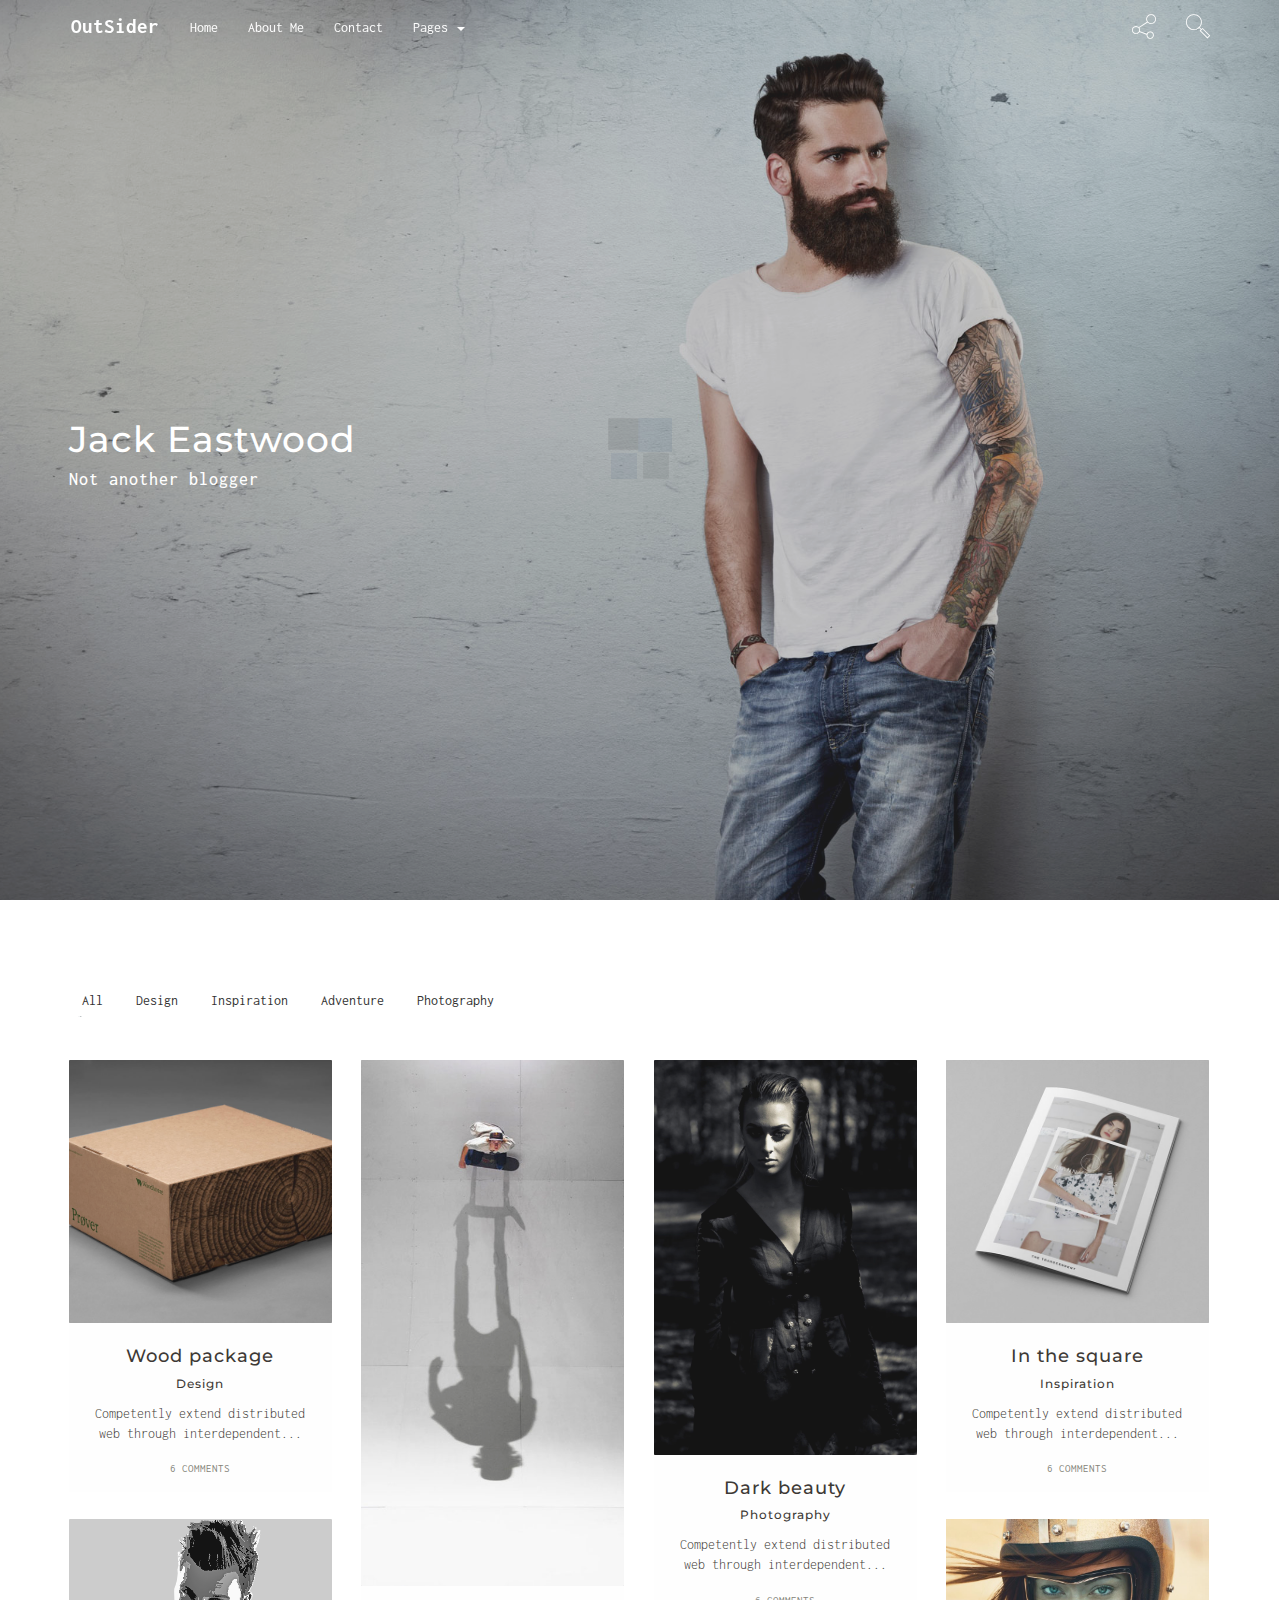
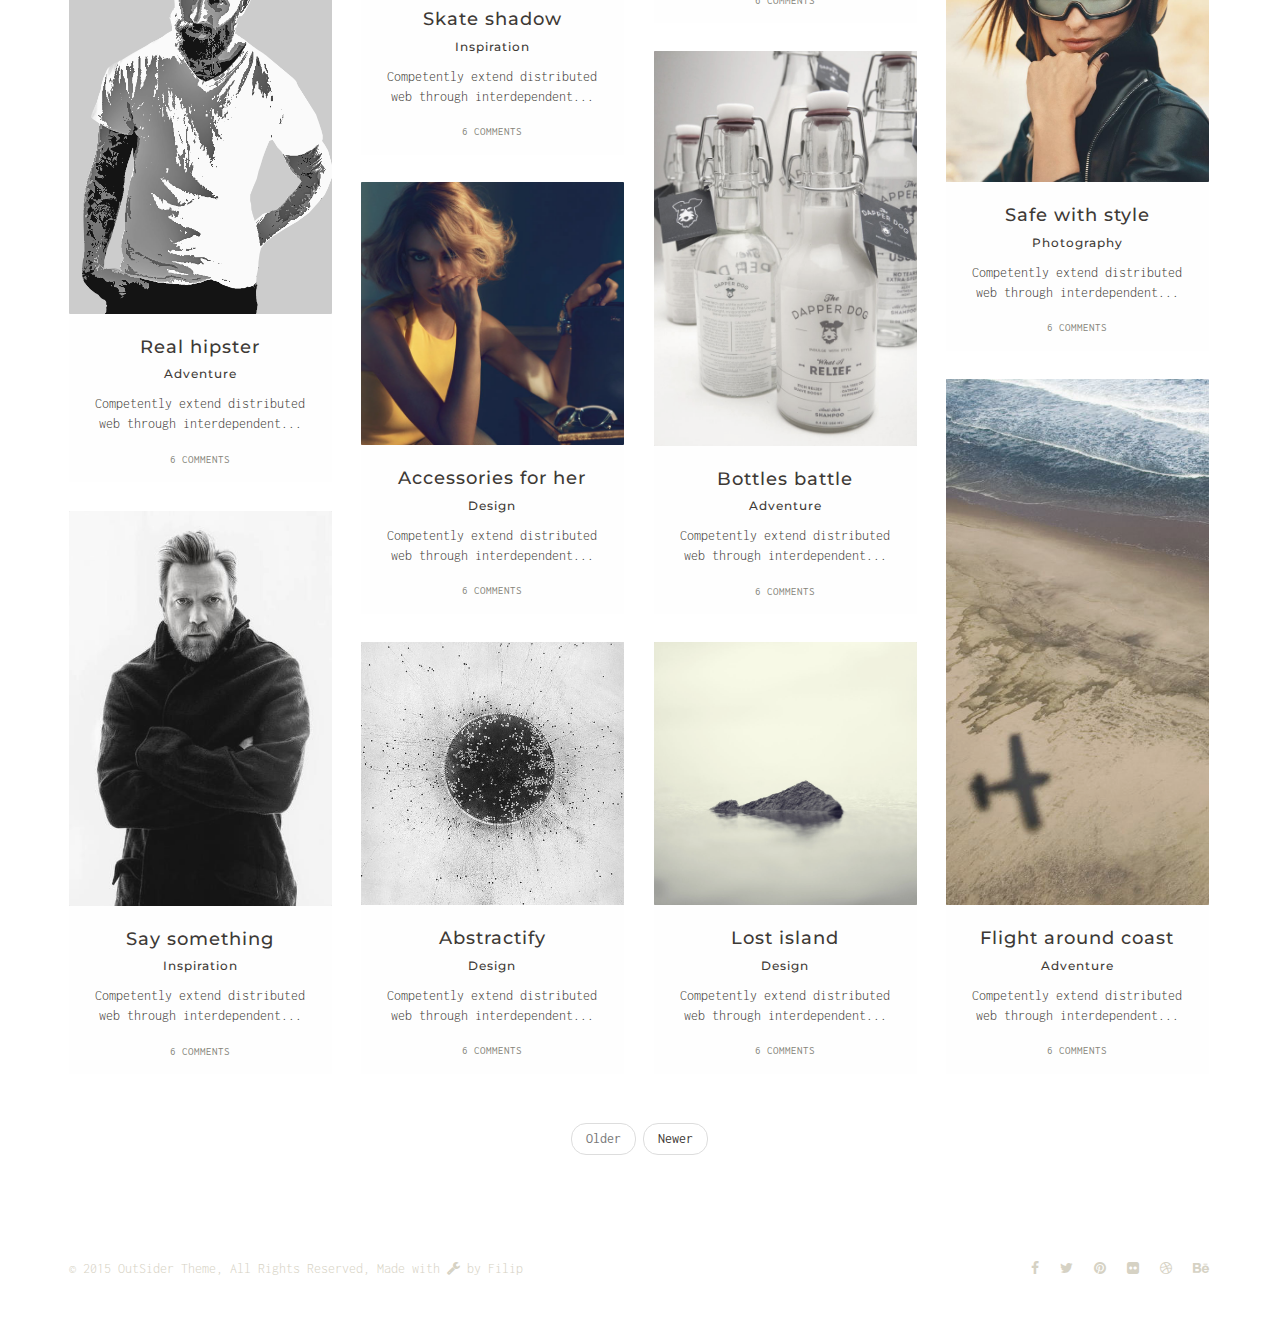
<file: index.html>
<!DOCTYPE html>
<html class="no-js">
    <head>
        <meta charset="utf-8">
        <title>OutSider</title>
        <meta name="description" content="HTML5 Personal Blog Magazine Style Template">
        <meta name="viewport" content="width=device-width, initial-scale=1">
        <meta name="author" content="Filip Greksa">

        <!-- FONTS -->
        <link rel="stylesheet" href="css/font-awesome.min.css">
        <link rel="stylesheet" href="css/linea-icomoon.css">
        <link href='http://fonts.googleapis.com/css?family=Montserrat:400,700' rel='stylesheet' type='text/css'>
        <link href='http://fonts.googleapis.com/css?family=Inconsolata:400,700' rel='stylesheet' type='text/css'>
        
        <!-- CSS -->
        <link rel="stylesheet" href="css/bootstrap.min.css">
        <link rel="stylesheet" href="css/main.css">

        <link rel="stylesheet" href="css/slick.css">
        <link rel="stylesheet" href="css/magnific-popup.css">

        <!-- Favicon -->
        <link rel="apple-touch-icon" href="img/apple-touch-icon.png">
        <link rel="icon" type="image/png" href="favicon.png">

        <script src="js/vendor/modernizr.js"></script>

    </head>
    <body>

        <!-- Preloader -->
        <div class="preloader flex flex-middle">
            <img src="img/svg/cube.svg" class="preloader-cubes" alt="Loading..." />
        </div>

        <!-- Navbar -->
        <nav class="navbar navbar-default navbar-fixed-top is-transparent" role="navigation">
            <div class="container">
                <!-- Brand and toggle get grouped for better mobile display -->
                <div class="navbar-header">
                    <button type="button" class="navbar-toggle collapsed" data-toggle="collapse" data-target="#bs-example-navbar-collapse-1">
                        <span class="sr-only">Toggle navigation</span>
                        <span class="icon-bar"></span>
                        <span class="icon-bar"></span>
                        <span class="icon-bar"></span>
                    </button>
                    <a class="navbar-brand" href="index.html">OutSider</a>
                </div>
                <!-- Collect the nav links, forms, and other content for toggling -->
                <div class="collapse navbar-collapse" id="bs-example-navbar-collapse-1">
                    <ul class="nav navbar-nav" role="menubar">
                        <li role="menuitem"><a href="index.html">Home</a></li>
                        <li role="menuitem"><a href="about.html">About Me</a></li>
                        <li role="menuitem"><a href="contact.html">Contact</a></li>
                        <li class="dropdown" role="menuitem">
                            <a href="#" class="dropdown-toggle" data-toggle="dropdown" role="button" aria-expanded="false">Pages <span class="caret"></span></a>
                            <ul class="dropdown-menu" role="menu">
                                <li role="menuitem"><a href="post-leftsidebar.html">Left Sidebar</a></li>
                                <li role="menuitem"><a href="post-rightsidebar.html">Right Sidebar</a></li>
                                <li role="menuitem"><a href="post-centered.html">Centered Post</a></li>
                                <li role="menuitem"><a href="404.html">Page 404</a></li>
                                <li role="menuitem"><a href="comingsoon.html">Coming Soon</a></li>
                                <li role="menuitem"><a href="shortcodes.html">Shortcodes</a></li>
                            </ul>
                        </li>
                    </ul>
                    <ul class="nav navbar-nav navbar-right">
                        <li>
                            <a href="#share-popup" class="iconized open-popup-link" data-toggle="tooltip" data-placement="bottom" title="Share"><i class="icon icon-share"></i></a>
                            <!-- Popup Content -->
                            <div id="share-popup" class="full-popup mfp-hide">
                                <article class="share">
                                    <h3 class="snserif">Share this page</h3>
                                    <ul class="social-list">
                                        <li><a href="#" class="fa fa-facebook"></a></li>
                                        <li><a href="#" class="fa fa-twitter"></a></li>
                                        <li><a href="#" class="fa fa-pinterest"></a></li>
                                        <li><a href="#" class="fa fa-google-plus"></a></li>
                                        <li><a href="#" class="fa fa-tumblr"></a></li>
                                        <li><a href="#" class="fa fa-linkedin"></a></li>
                                    </ul>
                                </article>
                            </div>
                        </li>
                        <li>
                            <a href="#search-popup" class="iconized open-popup-link" data-toggle="tooltip" data-placement="bottom" title="Search"><i class="icon icon-magnifier"></i></a>
                            <!-- Popup Content -->
                            <div id="search-popup" class="full-popup mfp-hide">
                                <article class="search">
                                    <div class="container">
                                        <div class="row">
                                            <h3 class="snserif">Search</h3>
                                            <div class="input-group col-md-4 col-md-offset-4">
                                                <input type="text" class="form-control" placeholder="Type and press enter to search">
                                            </div>
                                        </div>
                                    </div>
                                </article>
                            </div>
                        </li>
                    </ul>
                </div><!-- /.navbar-collapse -->
            </div><!-- /.container-fluid -->
        </nav>

        <!-- Header -->
        <header class="header hero flex flex-middle" role="banner">
            <div class="container">
                <div class="row">
                    <div class="col-xs-12 col-md-6">
                        <h1>Jack Eastwood</h1>
                        <h4 class="snserif">Not another blogger</h4>
                    </div>
                </div>
            </div>
        </header>

        <!-- Content -->
        <main class="main" role="main">
            <div class="container">
                <div class="row">
                    <div class="col-md-12">
                        <!-- Filter -->
                        <ul id="filter" class="filter">
                            <li><a data-filter="*" class="btn btn-filter" role="button" data-text="All">All</a></li>
                            <li><a data-filter=".design" class="btn btn-filter" role="button" data-text="Design">Design</a></li>
                            <li><a data-filter=".inspiration" class="btn btn-filter" role="button" data-text="Inspiration">Inspiration</a></li>
                            <li><a data-filter=".adventure" class="btn btn-filter" role="button" data-text="Adventure">Adventure</a></li>
                            <li><a data-filter=".photography" class="btn btn-filter" role="button" data-text="Photography">Photography</a></li>
                        </ul>
                    </div>
                </div>
                <!-- Masonry -->
                <section class="masonry">
                    <div class="grid-sizer"></div>
                    <div class="gutter-sizer"></div>
                    <div class="item design" data-category="design">
                        <article class="post">
                            <figure class="figure square">
                                <div class="img-trigger">
                                    <img src="img/package1.jpg" alt="img" />
                                </div>
                                <a href="post-centered.html" class="overlay-link"></a>
                            </figure>
                            <section class="post-content">
                                <h4 class="post-title"><a href="post-centered.html">Wood package</a></h4>
                                <h6 class="category">Design</h6>
                                <p>Competently extend distributed web through interdependent...</p>
                                <span class="meta comments">6 Comments</span>
                            </section>
                        </article>
                    </div>
                    <div class="item inspiration" data-category="inspiration">
                        <article class="post">
                            <figure class="figure rectangle-big">
                                <div class="img-trigger">
                                    <img src="img/skater1.jpg" alt="img" />
                                </div>
                                <a href="post-centered.html" class="overlay-link"></a>
                            </figure>
                            <section class="post-content">
                                <h4 class="post-title"><a href="post-centered.html">Skate shadow</a></h4>
                                <h6 class="category">Inspiration</h6>
                                <p>Competently extend distributed web through interdependent...</p>
                                <span class="meta comments">6 Comments</span>
                            </section>
                        </article>
                    </div>
                    <div class="item photography" data-category="photography">
                        <article class="post">
                            <figure class="figure rectangle">
                                <div class="img-trigger">
                                    <img src="img/woman1.jpg" alt="img" />
                                </div>
                                <a href="post-centered.html" class="overlay-link"></a>
                            </figure>
                            <section class="post-content">
                                <h4 class="post-title"><a href="post-centered.html">Dark beauty</a></h4>
                                <h6 class="category">Photography</h6>
                                <p>Competently extend distributed web through interdependent...</p>
                                <span class="meta comments">6 Comments</span>
                            </section>
                        </article>
                    </div>
                    <div class="item inspiration" data-category="inspiration">
                        <article class="post">
                            <figure class="figure square">
                                <div class="img-trigger">
                                    <img src="img/mgzn1.jpg" alt="img" />
                                </div>
                                <a href="post-centered.html" class="overlay-link"></a>
                            </figure>
                            <section class="post-content">
                                <h4 class="post-title"><a href="post-centered.html">In the square</a></h4>
                                <h6 class="category">Inspiration</h6>
                                <p>Competently extend distributed web through interdependent...</p>
                                <span class="meta comments">6 Comments</span>
                            </section>
                        </article>
                    </div>
                    <div class="item adventure" data-category="adventure">
                        <article class="post">
                            <figure class="figure rectangle">
                                <div class="img-trigger">
                                    <img src="img/rems.png" alt="img" />
                                </div>
                                <a href="post-centered.html" class="overlay-link"></a>
                            </figure>
                            <section class="post-content">
                                <h4 class="post-title"><a href="post-centered.html">Real hipster</a></h4>
                                <h6 class="category">Adventure</h6>
                                <p>Competently extend distributed web through interdependent...</p>
                                <span class="meta comments">6 Comments</span>
                            </section>
                        </article>
                    </div>
                    <div class="item photography" data-category="photography">
                        <article class="post">
                            <figure class="figure square">
                                <div class="img-trigger">
                                    <img src="img/girlhelmet1opt.jpg" alt="img" />
                                </div>
                                <a href="post-centered.html" class="overlay-link"></a>
                            </figure>
                            <section class="post-content">
                                <h4 class="post-title"><a href="post-centered.html">Safe with style</a></h4>
                                <h6 class="category">Photography</h6>
                                <p>Competently extend distributed web through interdependent...</p>
                                <span class="meta comments">6 Comments</span>
                            </section>
                        </article>
                    </div>
                    <div class="item adventure" data-category="adventure">
                        <article class="post">
                            <figure class="figure rectangle">
                                <div class="img-trigger">
                                    <img src="img/bottles1.jpg" alt="img" />
                                </div>
                                <a href="post-centered.html" class="overlay-link"></a>
                            </figure>
                            <section class="post-content">
                                <h4 class="post-title"><a href="post-centered.html">Bottles battle</a></h4>
                                <h6 class="category">Adventure</h6>
                                <p>Competently extend distributed web through interdependent...</p>
                                <span class="meta comments">6 Comments</span>
                            </section>
                        </article>
                    </div>
                    <div class="item design" data-category="design">
                        <article class="post">
                            <figure class="figure square">
                                <div class="img-trigger">
                                    <img src="img/womanyellow1.jpg" alt="img" />
                                </div>
                                <a href="post-centered.html" class="overlay-link"></a>
                            </figure>
                            <section class="post-content">
                                <h4 class="post-title"><a href="post-centered.html">Accessories for her</a></h4>
                                <h6 class="category">Design</h6>
                                <p>Competently extend distributed web through interdependent...</p>
                                <span class="meta comments">6 Comments</span>
                            </section>
                        </article>
                    </div>
                    <div class="item adventure" data-category="adventure">
                        <article class="post">
                            <figure class="figure rectangle-big">
                                <div class="img-trigger">
                                    <img src="img/airplanebeach1.jpg" alt="img" />
                                </div>
                                <a href="post-centered.html" class="overlay-link"></a>
                            </figure>
                            <section class="post-content">
                                <h4 class="post-title"><a href="post-centered.html">Flight around coast</a></h4>
                                <h6 class="category">Adventure</h6>
                                <p>Competently extend distributed web through interdependent...</p>
                                <span class="meta comments">6 Comments</span>
                            </section>
                        </article>
                    </div>
                    <div class="item inspiration" data-category="inspiration">
                        <article class="post">
                            <figure class="figure rectangle">
                                <div class="img-trigger">
                                    <img src="img/manb.jpg" alt="img" />
                                </div>
                                <a href="post-centered.html" class="overlay-link"></a>
                            </figure>
                            <section class="post-content">
                                <h4 class="post-title"><a href="post-centered.html">Say something</a></h4>
                                <h6 class="category">Inspiration</h6>
                                <p>Competently extend distributed web through interdependent...</p>
                                <span class="meta comments">6 Comments</span>
                            </section>
                        </article>
                    </div>
                    <div class="item design" data-category="design">
                        <article class="post">
                            <figure class="figure square">
                                <div class="img-trigger">
                                    <img src="img/abstract1.jpg" alt="img" />
                                </div>
                                <a href="post-centered.html" class="overlay-link"></a>
                            </figure>
                            <section class="post-content">
                                <h4 class="post-title"><a href="post-centered.html">Abstractify</a></h4>
                                <h6 class="category">Design</h6>
                                <p>Competently extend distributed web through interdependent...</p>
                                <span class="meta comments">6 Comments</span>
                            </section>
                        </article>
                    </div>
                    <div class="item design" data-category="design">
                        <article class="post">
                            <figure class="figure square">
                                <div class="img-trigger">
                                    <img src="img/water1.jpg" alt="img" />
                                </div>
                                <a href="post-centered.html" class="overlay-link"></a>
                            </figure>
                            <section class="post-content">
                                <h4 class="post-title"><a href="post-centered.html">Lost island</a></h4>
                                <h6 class="category">Design</h6>
                                <p>Competently extend distributed web through interdependent...</p>
                                <span class="meta comments">6 Comments</span>
                            </section>
                        </article>
                    </div>
                </section><!-- /.masonry -->
                <!-- Pagination -->
                <nav class="content-nav">
                    <ul class="pager">
                        <li class="disabled"><a href="page2.html">Older</a></li>
                        <li><a href="page2.html">Newer</a></li>
                    </ul>
                </nav>
            </div>
            <!-- Scroll top icon-square_up-->
            <a class="scroll-top icon icon-arrow-up"></a>
        </main>

        <!-- Footer -->
        <footer class="footer" role="contentinfo">
            <div class="container">
                <div class="row">
                    <div class="col-xs-12 col-md-6">
                        <p>&copy; 2015 OutSider Theme, All Rights Reserved, Made with <i class="fa fa-wrench"></i> by <a href="http://filiponline.tk/" target="_blank">Filip</a></p>
                    </div>
                    <div class="col-xs-12 col-md-6">
                        <ul class="social-list">
                            <li><a href="#" class="fa fa-facebook"></a></li>
                            <li><a href="#" class="fa fa-twitter"></a></li>
                            <li><a href="#" class="fa fa-pinterest"></a></li>
                            <li><a href="#" class="fa fa-flickr"></a></li>
                            <li><a href="#" class="fa fa-dribbble"></a></li>
                            <li><a href="#" class="fa fa-behance"></a></li>
                        </ul>
                    </div>
                </div>
            </div>
        </footer>
        
        <!-- Scripts
  –––––––––––––––––––––––––––––––––––––––––––––––––– -->
        <script src="https://ajax.googleapis.com/ajax/libs/jquery/1.11.3/jquery.min.js"></script>
        <script>window.jQuery || document.write('<script src="js/vendor/jquery-1.11.3.min.js"><\/script>')</script>
        <script src="js/bootstrap.min.js"></script>
        
        <script src="js/vendor/jquery.appear.js"></script>
        <script src="js/vendor/imagesloaded.pkgd.min.js"></script>
        <script src="js/vendor/isotope.pkgd.min.js"></script>
        <script src="js/vendor/jquery.infinitescroll.min.js"></script>
        <script src="js/vendor/slick.min.js"></script>
        <script src="js/vendor/jquery.tweet.min.js"></script>
        <script src="js/vendor/jquery.magnific-popup.min.js"></script>

        <script src="js/main.js"></script>
    
    </body>
</html>
</file>
<file: css/linea-icomoon.css>
@font-face {
	font-family: 'icomoon';
	src:url('../fonts/icomoon.eot');
	src:url('../fonts/icomoon.eot?#iefix-6cxerc') format('embedded-opentype'),
		url('../fonts/icomoon.woff') format('woff'),
		url('../fonts/icomoon.ttf') format('truetype'),
		url('../fonts/icomoon.svg#icomoon') format('svg');
	font-weight: normal;
	font-style: normal;
}
.icon {
    display: inline-block;
    font: normal normal normal 14px/1 icomoon;
    font-size: 24px;
    text-rendering: auto;
    -webkit-font-smoothing: antialiased;
    -moz-osx-font-smoothing: grayscale;
}
[class^="icon-"], [class*=" icon-"] {
	font-family: 'icomoon';
	speak: none;
	font-style: normal;
	font-weight: normal;
	font-variant: normal;
	text-transform: none;
	line-height: 1;

	/* Better Font Rendering =========== */
	-webkit-font-smoothing: antialiased;
	-moz-osx-font-smoothing: grayscale;
}

.icon-aquarius:before {
	content: "\e600";
}

.icon-aries:before {
	content: "\e601";
}

.icon-cancer:before {
	content: "\e602";
}

.icon-capricorn:before {
	content: "\e603";
}

.icon-cloud:before {
	content: "\e604";
}

.icon-cloud-drop:before {
	content: "\e605";
}

.icon-cloud-lightning:before {
	content: "\e606";
}

.icon-cloud-snowflake:before {
	content: "\e607";
}

.icon-downpour-fullmoon:before {
	content: "\e608";
}

.icon-downpour-halfmoon:before {
	content: "\e609";
}

.icon-downpour-sun:before {
	content: "\e60a";
}

.icon-drop:before {
	content: "\e60b";
}

.icon-first-quarter:before {
	content: "\e60c";
}

.icon-fog:before {
	content: "\e60d";
}

.icon-fog-fullmoon:before {
	content: "\e60e";
}

.icon-fog-halfmoon:before {
	content: "\e60f";
}

.icon-fog-sun:before {
	content: "\e610";
}

.icon-fullmoon:before {
	content: "\e611";
}

.icon-gemini:before {
	content: "\e612";
}

.icon-hail:before {
	content: "\e613";
}

.icon-hail-fullmoon:before {
	content: "\e614";
}

.icon-hail-halfmoon:before {
	content: "\e615";
}

.icon-hail-sun:before {
	content: "\e616";
}

.icon-last-quarter:before {
	content: "\e617";
}

.icon-weather-leo:before {
	content: "\e618";
}

.icon-libra:before {
	content: "\e619";
}

.icon-lightning:before {
	content: "\e61a";
}

.icon-mistyrain:before {
	content: "\e61b";
}

.icon-mistyrain-fullmoon:before {
	content: "\e61c";
}

.icon-mistyrain-halfmoon:before {
	content: "\e61d";
}

.icon-mistyrain-sun:before {
	content: "\e61e";
}

.icon-moon:before {
	content: "\e61f";
}

.icon-moondown-full:before {
	content: "\e620";
}

.icon-moondown-half:before {
	content: "\e621";
}

.icon-moonset-full:before {
	content: "\e622";
}

.icon-moonset-half:before {
	content: "\e623";
}

.icon-move-2:before {
	content: "\e624";
}

.icon-newmoon:before {
	content: "\e625";
}

.icon-pisces:before {
	content: "\e626";
}

.icon-rain:before {
	content: "\e627";
}

.icon-rain-fullmoon:before {
	content: "\e628";
}

.icon-rain-halfmoon:before {
	content: "\e629";
}

.icon-rain-sun:before {
	content: "\e62a";
}

.icon-sagittarius:before {
	content: "\e62b";
}

.icon-scorpio:before {
	content: "\e62c";
}

.icon-snow:before {
	content: "\e62d";
}

.icon-snow-fullmoon:before {
	content: "\e62e";
}

.icon-snow-halfmoon:before {
	content: "\e62f";
}

.icon-snow-sun:before {
	content: "\e630";
}

.icon-snowflake:before {
	content: "\e631";
}

.icon-star:before {
	content: "\e632";
}

.icon-storm-fullmoon:before {
	content: "\e633";
}

.icon-storm-halfmoon:before {
	content: "\e634";
}

.icon-storm-sun:before {
	content: "\e635";
}

.icon-storm-11:before {
	content: "\e636";
}

.icon-storm-32:before {
	content: "\e637";
}

.icon-sun:before {
	content: "\e638";
}

.icon-sundown:before {
	content: "\e639";
}

.icon-sunset:before {
	content: "\e63a";
}

.icon-taurus:before {
	content: "\e63b";
}

.icon-tempest:before {
	content: "\e63c";
}

.icon-tempest-fullmoon:before {
	content: "\e63d";
}

.icon-tempest-halfmoon:before {
	content: "\e63e";
}

.icon-tempest-sun:before {
	content: "\e63f";
}

.icon-variablefullmoon:before {
	content: "\e640";
}

.icon-variable-halfmoon:before {
	content: "\e641";
}

.icon-variable-sun:before {
	content: "\e642";
}

.icon-virgo:before {
	content: "\e643";
}

.icon-waning-cresent:before {
	content: "\e644";
}

.icon-waning-gibbous:before {
	content: "\e645";
}

.icon-waxing-cresent:before {
	content: "\e646";
}

.icon-waxing-gibbous:before {
	content: "\e647";
}

.icon-wind:before {
	content: "\e648";
}

.icon-wind-E:before {
	content: "\e649";
}

.icon-wind-fullmoon:before {
	content: "\e64a";
}

.icon-wind-halfmoon:before {
	content: "\e64b";
}

.icon-wind-N:before {
	content: "\e64c";
}

.icon-wind-NE:before {
	content: "\e64d";
}

.icon-wind-NW:before {
	content: "\e64e";
}

.icon-wind-S:before {
	content: "\e64f";
}

.icon-wind-SE:before {
	content: "\e650";
}

.icon-wind-sun:before {
	content: "\e651";
}

.icon-wind-SW:before {
	content: "\e652";
}

.icon-wind-W:before {
	content: "\e653";
}

.icon-windgust:before {
	content: "\e654";
}

.icon-add-vectorpoint:before {
	content: "\e655";
}

.icon-box-oval:before {
	content: "\e656";
}

.icon-box-polygon:before {
	content: "\e657";
}

.icon-box-rectangle:before {
	content: "\e658";
}

.icon-box-roundedrectangle:before {
	content: "\e659";
}

.icon-crop:before {
	content: "\e65a";
}

.icon-eyedropper:before {
	content: "\e65b";
}

.icon-font-allcaps:before {
	content: "\e65c";
}

.icon-font-baseline-shift:before {
	content: "\e65d";
}

.icon-font-horizontal-scale:before {
	content: "\e65e";
}

.icon-font-kerning:before {
	content: "\e65f";
}

.icon-leading:before {
	content: "\e660";
}

.icon-font-size:before {
	content: "\e661";
}

.icon-font-smallcapital:before {
	content: "\e662";
}

.icon-font-smallcaps:before {
	content: "\e663";
}

.icon-font-strikethrough:before {
	content: "\e664";
}

.icon-font-tracking:before {
	content: "\e665";
}

.icon-font-underline:before {
	content: "\e666";
}

.icon-font-vertical-scale:before {
	content: "\e667";
}

.icon-horizontal-align-center:before {
	content: "\e668";
}

.icon-horizontal-align-right:before {
	content: "\e669";
}

.icon-horizontal-distribute-center:before {
	content: "\e66a";
}

.icon-horizontal-distribute-left:before {
	content: "\e66b";
}

.icon-horizontal-distribute-right:before {
	content: "\e66c";
}

.icon-character:before {
	content: "\e66d";
}

.icon-indent-firstline:before {
	content: "\e66e";
}

.icon-indent-left:before {
	content: "\e66f";
}

.icon-indent-right:before {
	content: "\e670";
}

.icon-lasso:before {
	content: "\e671";
}

.icon-layers-1:before {
	content: "\e672";
}

.icon-layers-2:before {
	content: "\e673";
}

.icon-layout:before {
	content: "\e674";
}

.icon-layout-2columns:before {
	content: "\e675";
}

.icon-layout-3columns:before {
	content: "\e676";
}

.icon-layout-4boxes:before {
	content: "\e677";
}

.icon-layout-4columns:before {
	content: "\e678";
}

.icon-layout-4lines:before {
	content: "\e679";
}

.icon-layout-header:before {
	content: "\e67a";
}

.icon-layout-header-2columns:before {
	content: "\e67b";
}

.icon-layout-header-3columns:before {
	content: "\e67c";
}

.icon-layout-header-4boxes:before {
	content: "\e67d";
}

.icon-layout-header-4columns:before {
	content: "\e67e";
}

.icon-layout-header-complex:before {
	content: "\e67f";
}

.icon-layout-header-complex2:before {
	content: "\e680";
}

.icon-layout-header-complex3:before {
	content: "\e681";
}

.icon-layout-header-complex4:before {
	content: "\e682";
}

.icon-layout-header-sideleft:before {
	content: "\e683";
}

.icon-layout-header-sideright:before {
	content: "\e684";
}

.icon-layout-sidebar-left:before {
	content: "\e685";
}

.icon-layout-sidebar-right:before {
	content: "\e686";
}

.icon-layout-8boxes:before {
	content: "\e687";
}

.icon-magnete:before {
	content: "\e688";
}

.icon-pages:before {
	content: "\e689";
}

.icon-paintbrush:before {
	content: "\e68a";
}

.icon-paintbucket:before {
	content: "\e68b";
}

.icon-paintroller:before {
	content: "\e68c";
}

.icon-paragraph:before {
	content: "\e68d";
}

.icon-paragraph-align-left:before {
	content: "\e68e";
}

.icon-paragraph-align-right:before {
	content: "\e68f";
}

.icon-paragraph-center:before {
	content: "\e690";
}

.icon-paragraph-justify-ll:before {
	content: "\e691";
}

.icon-paragraph-justify-center:before {
	content: "\e692";
}

.icon-paragraph-justify-left:before {
	content: "\e693";
}

.icon-paragraph-justify-right:before {
	content: "\e694";
}

.icon-paragraph-space-after:before {
	content: "\e695";
}

.icon-paragraph-space-before:before {
	content: "\e696";
}

.icon-pathfinder-exclude:before {
	content: "\e697";
}

.icon-pathfinder-intersect:before {
	content: "\e698";
}

.icon-pathfinder-subtract:before {
	content: "\e699";
}

.icon-pathfinder-unite:before {
	content: "\e69a";
}

.icon-pen:before {
	content: "\e69b";
}

.icon-pen-add:before {
	content: "\e69c";
}

.icon-pen-remove:before {
	content: "\e69d";
}

.icon-pencil:before {
	content: "\e69e";
}

.icon-polygonallasso:before {
	content: "\e69f";
}

.icon-reflect-horizontal:before {
	content: "\e6a0";
}

.icon-reflect-vertical:before {
	content: "\e6a1";
}

.icon-remove-vectorpoint:before {
	content: "\e6a2";
}

.icon-scale-expand:before {
	content: "\e6a3";
}

.icon-scale-reduce:before {
	content: "\e6a4";
}

.icon-selection-oval:before {
	content: "\e6a5";
}

.icon-selection-polygon:before {
	content: "\e6a6";
}

.icon-selection-rectangle:before {
	content: "\e6a7";
}

.icon-selection-roundedrectangle:before {
	content: "\e6a8";
}

.icon-shape-oval:before {
	content: "\e6a9";
}

.icon-shape-polygon:before {
	content: "\e6aa";
}

.icon-shape-rectangle:before {
	content: "\e6ab";
}

.icon-shape-roundedrectangle:before {
	content: "\e6ac";
}

.icon-slice:before {
	content: "\e6ad";
}

.icon-transform-bezier:before {
	content: "\e6ae";
}

.icon-vector-box:before {
	content: "\e6af";
}

.icon-vector-composite:before {
	content: "\e6b0";
}

.icon-vector-line:before {
	content: "\e6b1";
}

.icon-vertical-align-bottom:before {
	content: "\e6b2";
}

.icon-vertical-align-center:before {
	content: "\e6b3";
}

.icon-vertical-align-top:before {
	content: "\e6b4";
}

.icon-vertical-distribute-bottom:before {
	content: "\e6b5";
}

.icon-vertical-distribute-center:before {
	content: "\e6b6";
}

.icon-vertical-distribute-top:before {
	content: "\e6b7";
}

.icon-horizontal-align-left:before {
	content: "\e6b8";
}

.icon-beginning-button:before {
	content: "\e6b9";
}

.icon-bell:before {
	content: "\e6ba";
}

.icon-cd:before {
	content: "\e6bb";
}

.icon-diapason:before {
	content: "\e6bc";
}

.icon-eject-button:before {
	content: "\e6bd";
}

.icon-end-button:before {
	content: "\e6be";
}

.icon-fastforward-button:before {
	content: "\e6bf";
}

.icon-headphones:before {
	content: "\e6c0";
}

.icon-ipod:before {
	content: "\e6c1";
}

.icon-loudspeaker:before {
	content: "\e6c2";
}

.icon-microphone:before {
	content: "\e6c3";
}

.icon-microphone-old:before {
	content: "\e6c4";
}

.icon-mixer:before {
	content: "\e6c5";
}

.icon-mute:before {
	content: "\e6c6";
}

.icon-note-multiple:before {
	content: "\e6c7";
}

.icon-note-single:before {
	content: "\e6c8";
}

.icon-pause-button:before {
	content: "\e6c9";
}

.icon-play-button:before {
	content: "\e6ca";
}

.icon-playlist:before {
	content: "\e6cb";
}

.icon-radio-ghettoblaster:before {
	content: "\e6cc";
}

.icon-radio-portable:before {
	content: "\e6cd";
}

.icon-record:before {
	content: "\e6ce";
}

.icon-recordplayer:before {
	content: "\e6cf";
}

.icon-repeat-button:before {
	content: "\e6d0";
}

.icon-rewind-button:before {
	content: "\e6d1";
}

.icon-shuffle-button:before {
	content: "\e6d2";
}

.icon-stop-button:before {
	content: "\e6d3";
}

.icon-tape:before {
	content: "\e6d4";
}

.icon-volume-down:before {
	content: "\e6d5";
}

.icon-volume-up:before {
	content: "\e6d6";
}

.icon-bag:before {
	content: "\e6d7";
}

.icon-bag-cloud:before {
	content: "\e6d8";
}

.icon-bag-download:before {
	content: "\e6d9";
}

.icon-bag-check:before {
	content: "\e6da";
}

.icon-bag-minus:before {
	content: "\e6db";
}

.icon-bag-plus:before {
	content: "\e6dc";
}

.icon-bag-refresh:before {
	content: "\e6dd";
}

.icon-bag-remove:before {
	content: "\e6de";
}

.icon-bag-search:before {
	content: "\e6df";
}

.icon-bag-upload:before {
	content: "\e6e0";
}

.icon-banknote:before {
	content: "\e6e1";
}

.icon-banknotes:before {
	content: "\e6e2";
}

.icon-basket:before {
	content: "\e6e3";
}

.icon-basket-cloud:before {
	content: "\e6e4";
}

.icon-basket-download:before {
	content: "\e6e5";
}

.icon-basket-check:before {
	content: "\e6e6";
}

.icon-basket-minus:before {
	content: "\e6e7";
}

.icon-basket-plus:before {
	content: "\e6e8";
}

.icon-basket-refresh:before {
	content: "\e6e9";
}

.icon-basket-remove:before {
	content: "\e6ea";
}

.icon-basket-search:before {
	content: "\e6eb";
}

.icon-basket-upload:before {
	content: "\e6ec";
}

.icon-bath:before {
	content: "\e6ed";
}

.icon-cart:before {
	content: "\e6ee";
}

.icon-cart-cloud:before {
	content: "\e6ef";
}

.icon-cart-content:before {
	content: "\e6f0";
}

.icon-cart-download:before {
	content: "\e6f1";
}

.icon-cart-check:before {
	content: "\e6f2";
}

.icon-cart-minus:before {
	content: "\e6f3";
}

.icon-cart-plus:before {
	content: "\e6f4";
}

.icon-cart-refresh:before {
	content: "\e6f5";
}

.icon-cart-remove:before {
	content: "\e6f6";
}

.icon-cart-search:before {
	content: "\e6f7";
}

.icon-cart-upload:before {
	content: "\e6f8";
}

.icon-cent:before {
	content: "\e6f9";
}

.icon-colon:before {
	content: "\e6fa";
}

.icon-creditcard:before {
	content: "\e6fb";
}

.icon-diamond:before {
	content: "\e6fc";
}

.icon-dollar:before {
	content: "\e6fd";
}

.icon-euro:before {
	content: "\e6fe";
}

.icon-franc:before {
	content: "\e6ff";
}

.icon-gift:before {
	content: "\e700";
}

.icon-graph_decrease:before {
	content: "\e701";
}

.icon-graph-increase:before {
	content: "\e702";
}

.icon-graph-1:before {
	content: "\e703";
}

.icon-graph-2:before {
	content: "\e704";
}

.icon-graph-3:before {
	content: "\e705";
}

.icon-guarani:before {
	content: "\e706";
}

.icon-kips:before {
	content: "\e707";
}

.icon-lira:before {
	content: "\e708";
}

.icon-megaphone:before {
	content: "\e709";
}

.icon-money:before {
	content: "\e70a";
}

.icon-naira:before {
	content: "\e70b";
}

.icon-pesos:before {
	content: "\e70c";
}

.icon-pound:before {
	content: "\e70d";
}

.icon-receipt:before {
	content: "\e70e";
}

.icon-receipt-bath:before {
	content: "\e70f";
}

.icon-receipt-cent:before {
	content: "\e710";
}

.icon-receipt-dollar:before {
	content: "\e711";
}

.icon-receipt-euro:before {
	content: "\e712";
}

.icon-receipt-franc:before {
	content: "\e713";
}

.icon-receipt-guarani:before {
	content: "\e714";
}

.icon-receipt-kips:before {
	content: "\e715";
}

.icon-receipt-lira:before {
	content: "\e716";
}

.icon-receipt-naira:before {
	content: "\e717";
}

.icon-receipt-pesos:before {
	content: "\e718";
}

.icon-receipt-pound:before {
	content: "\e719";
}

.icon-receipt-rublo:before {
	content: "\e71a";
}

.icon-receipt-rupee:before {
	content: "\e71b";
}

.icon-receipt-tugrik:before {
	content: "\e71c";
}

.icon-receipt-won:before {
	content: "\e71d";
}

.icon-receipt-yen:before {
	content: "\e71e";
}

.icon-receipt-yen2:before {
	content: "\e71f";
}

.icon-recept-colon:before {
	content: "\e720";
}

.icon-rublo:before {
	content: "\e721";
}

.icon-rupee:before {
	content: "\e722";
}

.icon-safe:before {
	content: "\e723";
}

.icon-sale:before {
	content: "\e724";
}

.icon-sales:before {
	content: "\e725";
}

.icon-ticket:before {
	content: "\e726";
}

.icon-tugriks:before {
	content: "\e727";
}

.icon-wallet:before {
	content: "\e728";
}

.icon-won:before {
	content: "\e729";
}

.icon-yen:before {
	content: "\e72a";
}

.icon-yen-2:before {
	content: "\e72b";
}

.icon-accelerator:before {
	content: "\e72c";
}

.icon-alarm:before {
	content: "\e72d";
}

.icon-anchor:before {
	content: "\e72e";
}

.icon-basic_anticlockwise:before {
	content: "\e72f";
}

.icon-archive:before {
	content: "\e730";
}

.icon-archive-full:before {
	content: "\e731";
}

.icon-ban:before {
	content: "\e732";
}

.icon-battery-empty:before {
	content: "\e733";
}

.icon-battery-full:before {
	content: "\e734";
}

.icon-battery-half:before {
	content: "\e735";
}

.icon-battery-charge:before {
	content: "\e736";
}

.icon-bolt:before {
	content: "\e737";
}

.icon-book:before {
	content: "\e738";
}

.icon-book-pen:before {
	content: "\e739";
}

.icon-book-pencil:before {
	content: "\e73a";
}

.icon-bookmark:before {
	content: "\e73b";
}

.icon-calculator:before {
	content: "\e73c";
}

.icon-calendar:before {
	content: "\e73d";
}

.icon-cards-diamonds:before {
	content: "\e73e";
}

.icon-cards-hearts:before {
	content: "\e73f";
}

.icon-case:before {
	content: "\e740";
}

.icon-clessidre:before {
	content: "\e741";
}

.icon-clock:before {
	content: "\e742";
}

.icon-basic_clockwise:before {
	content: "\e743";
}

.icon-basic_cloud:before {
	content: "\e744";
}

.icon-clubs:before {
	content: "\e745";
}

.icon-compass:before {
	content: "\e746";
}

.icon-cup:before {
	content: "\e747";
}

.icon-diamonds:before {
	content: "\e748";
}

.icon-display:before {
	content: "\e749";
}

.icon-download:before {
	content: "\e74a";
}

.icon-exclamation:before {
	content: "\e74b";
}

.icon-eye:before {
	content: "\e74c";
}

.icon-eye-closed:before {
	content: "\e74d";
}

.icon-female:before {
	content: "\e74e";
}

.icon-flag-1:before {
	content: "\e74f";
}

.icon-flag-2:before {
	content: "\e750";
}

.icon-floppydisk:before {
	content: "\e751";
}

.icon-folder:before {
	content: "\e752";
}

.icon-folder-multiple:before {
	content: "\e753";
}

.icon-gear:before {
	content: "\e754";
}

.icon-geolocalize-01:before {
	content: "\e755";
}

.icon-geolocalize-05:before {
	content: "\e756";
}

.icon-globe:before {
	content: "\e757";
}

.icon-gunsight:before {
	content: "\e758";
}

.icon-hammer:before {
	content: "\e759";
}

.icon-headset:before {
	content: "\e75a";
}

.icon-heart:before {
	content: "\e75b";
}

.icon-heart-broken:before {
	content: "\e75c";
}

.icon-helm:before {
	content: "\e75d";
}

.icon-home:before {
	content: "\e75e";
}

.icon-chronometer:before {
	content: "\e75f";
}

.icon-info:before {
	content: "\e760";
}

.icon-basic-ipod:before {
	content: "\e761";
}

.icon-joypad:before {
	content: "\e762";
}

.icon-key:before {
	content: "\e763";
}

.icon-keyboard:before {
	content: "\e764";
}

.icon-laptop:before {
	content: "\e765";
}

.icon-life-buoy:before {
	content: "\e766";
}

.icon-lightbulb:before {
	content: "\e767";
}

.icon-link:before {
	content: "\e768";
}

.icon-lock:before {
	content: "\e769";
}

.icon-lock-open:before {
	content: "\e76a";
}

.icon-magic-mouse:before {
	content: "\e76b";
}

.icon-magnifier:before {
	content: "\e76c";
}

.icon-magnifier-minus:before {
	content: "\e76d";
}

.icon-magnifier-plus:before {
	content: "\e76e";
}

.icon-mail:before {
	content: "\e76f";
}

.icon-mail-multiple:before {
	content: "\e770";
}

.icon-mail-open:before {
	content: "\e771";
}

.icon-mail-open-text:before {
	content: "\e772";
}

.icon-male:before {
	content: "\e773";
}

.icon-map:before {
	content: "\e774";
}

.icon-message:before {
	content: "\e775";
}

.icon-message-multiple:before {
	content: "\e776";
}

.icon-message-txt:before {
	content: "\e777";
}

.icon-mixer-2:before {
	content: "\e778";
}

.icon-mouse:before {
	content: "\e779";
}

.icon-notebook:before {
	content: "\e77a";
}

.icon-notebook-pen:before {
	content: "\e77b";
}

.icon-notebook-pencil:before {
	content: "\e77c";
}

.icon-paperplane:before {
	content: "\e77d";
}

.icon-pencil-ruler:before {
	content: "\e77e";
}

.icon-pencil-ruler-pen:before {
	content: "\e77f";
}

.icon-photo:before {
	content: "\e780";
}

.icon-picture:before {
	content: "\e781";
}

.icon-picture-multiple:before {
	content: "\e782";
}

.icon-pin-1:before {
	content: "\e783";
}

.icon-pin-2:before {
	content: "\e784";
}

.icon-postcard:before {
	content: "\e785";
}

.icon-postcard-multiple:before {
	content: "\e786";
}

.icon-printer:before {
	content: "\e787";
}

.icon-question:before {
	content: "\e788";
}

.icon-rss:before {
	content: "\e789";
}

.icon-server:before {
	content: "\e78a";
}

.icon-server-cloud:before {
	content: "\e78b";
}

.icon-server-download:before {
	content: "\e78c";
}

.icon-server-upload:before {
	content: "\e78d";
}

.icon-server-2:before {
	content: "\e78e";
}

.icon-settings:before {
	content: "\e78f";
}

.icon-share:before {
	content: "\e790";
}

.icon-sheet:before {
	content: "\e791";
}

.icon-sheet-multiple:before {
	content: "\e792";
}

.icon-sheet-pen:before {
	content: "\e793";
}

.icon-sheet-pencil:before {
	content: "\e794";
}

.icon-sheet-txt:before {
	content: "\e795";
}

.icon-signs:before {
	content: "\e796";
}

.icon-smartphone:before {
	content: "\e797";
}

.icon-spades:before {
	content: "\e798";
}

.icon-spread:before {
	content: "\e799";
}

.icon-spread-bookmark:before {
	content: "\e79a";
}

.icon-spread-text:before {
	content: "\e79b";
}

.icon-spread-text-bookmark:before {
	content: "\e79c";
}

.icon-basic_star:before {
	content: "\e79d";
}

.icon-tablet:before {
	content: "\e79e";
}

.icon-target:before {
	content: "\e79f";
}

.icon-todo:before {
	content: "\e7a0";
}

.icon-todo-pen:before {
	content: "\e7a1";
}

.icon-todo-pencil:before {
	content: "\e7a2";
}

.icon-todo-txt:before {
	content: "\e7a3";
}

.icon-todolist-pen:before {
	content: "\e7a4";
}

.icon-todolist-pencil:before {
	content: "\e7a5";
}

.icon-trashcan:before {
	content: "\e7a6";
}

.icon-trashcan-full:before {
	content: "\e7a7";
}

.icon-trashcan-refresh:before {
	content: "\e7a8";
}

.icon-trashcan-remove:before {
	content: "\e7a9";
}

.icon-upload:before {
	content: "\e7aa";
}

.icon-usb:before {
	content: "\e7ab";
}

.icon-video:before {
	content: "\e7ac";
}

.icon-watch:before {
	content: "\e7ad";
}

.icon-webpage:before {
	content: "\e7ae";
}

.icon-webpage-img-txt:before {
	content: "\e7af";
}

.icon-webpage-multiple:before {
	content: "\e7b0";
}

.icon-webpage-txt:before {
	content: "\e7b1";
}

.icon-world:before {
	content: "\e7b2";
}

.icon-plus:before {
	content: "\e7b3";
}

.icon-arrows-question:before {
	content: "\e7b4";
}

.icon-remove:before {
	content: "\e7b5";
}

.icon-arrow-right:before {
	content: "\e7b6";
}

.icon-arrow-right-double-31:before {
	content: "\e7b7";
}

.icon-rotate:before {
	content: "\e7b8";
}

.icon-rotate-anti:before {
	content: "\e7b9";
}

.icon-rotate-anti-dashed:before {
	content: "\e7ba";
}

.icon-rotate-dashed:before {
	content: "\e7bb";
}

.icon-arrows-shrink:before {
	content: "\e7bc";
}

.icon-arrows-shrink-diagonal1:before {
	content: "\e7bd";
}

.icon-arrows-shrink-diagonal2:before {
	content: "\e7be";
}

.icon-arrows-shrink-horizonal2:before {
	content: "\e7bf";
}

.icon-arrows-shrink-horizontal1:before {
	content: "\e7c0";
}

.icon-arrows-shrink-vertical1:before {
	content: "\e7c1";
}

.icon-arrows-shrink-vertical2:before {
	content: "\e7c2";
}

.icon-sign-down:before {
	content: "\e7c3";
}

.icon-sign-left:before {
	content: "\e7c4";
}

.icon-sign-right:before {
	content: "\e7c5";
}

.icon-sign-up:before {
	content: "\e7c6";
}

.icon-arrow-slide-down1:before {
	content: "\e7c7";
}

.icon-arrow-slide-down2:before {
	content: "\e7c8";
}

.icon-arrow-slide-left1:before {
	content: "\e7c9";
}

.icon-arrow-slide-left2:before {
	content: "\e7ca";
}

.icon-arrow-slide-right1:before {
	content: "\e7cb";
}

.icon-arrow-slide-right2:before {
	content: "\e7cc";
}

.icon-arrow-slide-up1:before {
	content: "\e7cd";
}

.icon-arrow-slide-up2:before {
	content: "\e7ce";
}

.icon-arrow-slim-down:before {
	content: "\e7cf";
}

.icon-arrow-slim-down-dashed:before {
	content: "\e7d0";
}

.icon-arrow-slim-left:before {
	content: "\e7d1";
}

.icon-arrow-slim-left-dashed:before {
	content: "\e7d2";
}

.icon-arrow-slim-right:before {
	content: "\e7d3";
}

.icon-arrow-slim-right-dashed:before {
	content: "\e7d4";
}

.icon-arrow-slim-up:before {
	content: "\e7d5";
}

.icon-arrow-slim-up-dashed:before {
	content: "\e7d6";
}

.icon-arrow-square-down:before {
	content: "\e7d7";
}

.icon-arrow-square-downleft:before {
	content: "\e7d8";
}

.icon-arrow-square-downright:before {
	content: "\e7d9";
}

.icon-square-check:before {
	content: "\e7da";
}

.icon-arrow-square-left:before {
	content: "\e7db";
}

.icon-square-minus:before {
	content: "\e7dc";
}

.icon-square-plus:before {
	content: "\e7dd";
}

.icon-square_remove:before {
	content: "\e7de";
}

.icon-square_right:before {
	content: "\e7df";
}

.icon-square_up:before {
	content: "\e7e0";
}

.icon-square_upleft:before {
	content: "\e7e1";
}

.icon-square_upright:before {
	content: "\e7e2";
}

.icon-squares:before {
	content: "\e7e3";
}

.icon-stretch-diagonal-1:before {
	content: "\e7e4";
}

.icon-stretch-diagonal-2:before {
	content: "\e7e5";
}

.icon-stretch-diagonal-3:before {
	content: "\e7e6";
}

.icon-stretch-diagonal-4:before {
	content: "\e7e7";
}

.icon-stretch-horizontal1:before {
	content: "\e7e8";
}

.icon-stretch-horizontal-2:before {
	content: "\e7e9";
}

.icon-stretch-vertical-1:before {
	content: "\e7ea";
}

.icon-stretch-vertical-2:before {
	content: "\e7eb";
}

.icon-switch-horizontal:before {
	content: "\e7ec";
}

.icon-switch-vertical:before {
	content: "\e7ed";
}

.icon-arrow-up:before {
	content: "\e7ee";
}

.icon-arrow-up-double-33:before {
	content: "\e7ef";
}

.icon-arrow-up-left:before {
	content: "\e7f0";
}

.icon-arrow-up-right:before {
	content: "\e7f1";
}

.icon-arrow-vertical:before {
	content: "\e7f2";
}

.icon-arrows-compress:before {
	content: "\e7f3";
}

.icon-deny:before {
	content: "\e7f4";
}

.icon-arrow-diagonal:before {
	content: "\e7f5";
}

.icon-arrow-diagonal-2:before {
	content: "\e7f6";
}

.icon-arrow-down:before {
	content: "\e7f7";
}

.icon-arrow-down-double-34:before {
	content: "\e7f8";
}

.icon-arrows_down-left:before {
	content: "\e7f9";
}

.icon-arrow-down-right:before {
	content: "\e7fa";
}

.icon-drag-down:before {
	content: "\e7fb";
}

.icon-drag-down-dashed:before {
	content: "\e7fc";
}

.icon-drag-horiz:before {
	content: "\e7fd";
}

.icon-drag-left:before {
	content: "\e7fe";
}

.icon-drag-left-dashed:before {
	content: "\e7ff";
}

.icon-drag-right:before {
	content: "\e800";
}

.icon-drag-right-dashed:before {
	content: "\e801";
}

.icon-drag-up:before {
	content: "\e802";
}

.icon-drag-up-dashed:before {
	content: "\e803";
}

.icon-drag-vert:before {
	content: "\e804";
}

.icon-arrows_exclamation:before {
	content: "\e805";
}

.icon-expand:before {
	content: "\e806";
}

.icon-expand-diagonal-1:before {
	content: "\e807";
}

.icon-expand-horizontal1:before {
	content: "\e808";
}

.icon-expand-vertical-1:before {
	content: "\e809";
}

.icon-fit-horizontal:before {
	content: "\e80a";
}

.icon-fit-vertical:before {
	content: "\e80b";
}

.icon-arrows-glide:before {
	content: "\e80c";
}

.icon-arrows-glide-horizontal:before {
	content: "\e80d";
}

.icon-arrows-glide-vertical:before {
	content: "\e80e";
}

.icon-hamburger-menu:before {
	content: "\e80f";
}

.icon-hamburger-list:before {
	content: "\e810";
}

.icon-arrow-horizontal:before {
	content: "\e811";
}

.icon-check:before {
	content: "\e812";
}

.icon-arrows_info:before {
	content: "\e813";
}

.icon-keyboard-alt:before {
	content: "\e814";
}

.icon-keyboard-cmd-29:before {
	content: "\e815";
}

.icon-keyboard-delete:before {
	content: "\e816";
}

.icon-keyboard-down-28:before {
	content: "\e817";
}

.icon-keyboard-left:before {
	content: "\e818";
}

.icon-keyboard-return:before {
	content: "\e819";
}

.icon-keyboard-right:before {
	content: "\e81a";
}

.icon-keyboard-shift:before {
	content: "\e81b";
}

.icon-keyboard-tab:before {
	content: "\e81c";
}

.icon-keyboard-up:before {
	content: "\e81d";
}

.icon-arrow-left:before {
	content: "\e81e";
}

.icon-arrow-left-double-32:before {
	content: "\e81f";
}

.icon-minus:before {
	content: "\e820";
}

.icon-move:before {
	content: "\e821";
}

.icon-move-bottom:before {
	content: "\e822";
}

.icon-move-left:before {
	content: "\e823";
}

.icon-move-right:before {
	content: "\e824";
}

.icon-move-top:before {
	content: "\e825";
}

.icon-arrows_move2:before {
	content: "\e826";
}

.icon-circle-down:before {
	content: "\e827";
}

.icon-circle-down-left:before {
	content: "\e828";
}

.icon-circle-down-right:before {
	content: "\e829";
}

.icon-circle-check:before {
	content: "\e82a";
}

.icon-circle-left:before {
	content: "\e82b";
}

.icon-circle-minus:before {
	content: "\e82c";
}

.icon-circle-plus:before {
	content: "\e82d";
}

.icon-circle-remove:before {
	content: "\e82e";
}

.icon-circle-right:before {
	content: "\e82f";
}

.icon-circle-up:before {
	content: "\e830";
}

.icon-circle-up-left:before {
	content: "\e831";
}

.icon-circle-up-right:before {
	content: "\e832";
}

.icon-clockwise:before {
	content: "\e833";
}

.icon-clockwise-dashed:before {
	content: "\e834";
}

.icon-button-off:before {
	content: "\e835";
}

.icon-button-on:before {
	content: "\e836";
}

.icon-button-up:before {
	content: "\e837";
}

.icon-button-down:before {
	content: "\e838";
}

.icon-anticlockwise-dashed:before {
	content: "\e839";
}

.icon-anticlockwise:before {
	content: "\e83a";
}
</file>
<file: css/main.css>
/*
 * OutSider v1.0.0
 * Copyright 2015, Filip Greksa
 * www.filiponline.tk
 * 18/05/2015
 */
/* Table of Contents
â€“â€“â€“â€“â€“â€“â€“â€“â€“â€“â€“â€“â€“â€“â€“â€“â€“â€“â€“â€“â€“â€“â€“â€“â€“â€“â€“â€“â€“â€“â€“â€“â€“â€“â€“â€“â€“â€“â€“â€“â€“â€“â€“â€“â€“â€“â€“â€“â€“â€“ */
/*
 * Default
    * Flexbox
 * Highlighting
 * Preloader
 * Navbar
 * Social List
 * Header
 * Main
 * Masonry
    * Filter
    * Pagination
 * Post
    * Meta
    * Comments
    * Reply form
    * Sidebar, Widgets
 * Subscribe
 * About
 * Contact
 * Footer
 * Scroll Top
 * Page 404
 * Coming Soon
 * Buttons
 * Card
 * Pricing Tables
 * Counter
 * Progress Bars
 * Collapse
 * Tabs
 */
/* Default
â€“â€“â€“â€“â€“â€“â€“â€“â€“â€“â€“â€“â€“â€“â€“â€“â€“â€“â€“â€“â€“â€“â€“â€“â€“â€“â€“â€“â€“â€“â€“â€“â€“â€“â€“â€“â€“â€“â€“â€“â€“â€“â€“â€“â€“â€“â€“â€“â€“â€“ */
html,
body {
  margin: 0;
  padding: 0;
  width: 100%;
  height: 100%;
}
body {
  font-family: "Inconsolata", sans-serif;
  overflow-x: hidden;
  color: #3d3935;
  background-color: #fff;
  margin-left: -1px;
}
*,
*::after,
*::before {
  -webkit-box-sizing: border-box;
  -moz-box-sizing: border-box;
  box-sizing: border-box;
}
h1,
h2,
h3,
h4,
h5,
h6 {
  font-family: "Montserrat", sans-serif;
  letter-spacing: 1px;
}
h1.snserif,
h2.snserif,
h3.snserif,
h4.snserif,
h5.snserif,
h6.snserif {
  font-family: "Inconsolata", sans-serif;
}
p {
  font-weight: 300;
  color: inherit;
}
a {
  text-decoration: none;
}
a:hover {
  text-decoration: none;
}
img {
  max-width: 100%;
  height: auto;
  display: block;
  -webkit-border-radius: 1px;
  -moz-border-radius: 1px;
  border-radius: 1px;
}
img.full-width {
  width: 100%;
}
.form-control {
  display: block;
  width: 100%;
  height: 34px;
  padding: 6px 12px;
  font-size: 14px;
  line-height: 1.42857143;
  color: #555;
  background-color: #fff;
  background-image: none;
  border: none;
  border-bottom: 1px solid #ddd;
  border-radius: 0;
  -webkit-box-shadow: none;
  box-shadow: none;
  -webkit-transition: border-color ease-in-out 0.15s, -webkit-box-shadow ease-in-out 0.15s;
  -o-transition: border-color ease-in-out 0.15s, box-shadow ease-in-out 0.15s;
  transition: border-color ease-in-out 0.15s, box-shadow ease-in-out 0.15s;
}
.form-control:focus {
  border-color: #00b3ff;
  outline: 0;
  -webkit-box-shadow: none;
  box-shadow: none;
}
.quote {
  position: relative;
  padding: 10px 1.25em;
  border-left: none;
}
.quote::before {
  content: "\f10d";
  display: inline-block;
  font-family: "FontAwesome";
  font-size: 1.25em;
  line-height: 1;
  position: absolute;
  top: 0.25em;
  left: 0;
  color: #eee;
  z-index: -1;
}
.quote cite {
  display: block;
}
.bold {
  font-weight: bold;
}
.slider {
  list-style: none;
  margin: 0;
  cursor: -webkit-grab;
  cursor: -moz-grab;
  cursor: grab;
}
.black {
  color: #fff !important;
  background-color: #212721 !important;
}
.blue {
  color: #fff !important;
  background-color: #00b3ff !important;
}
.yellow {
  color: #fff !important;
  background-color: #ffc858 !important;
}
.page-title {
  text-transform: uppercase;
  font-weight: bold;
}
@media (min-width: 768px) {
  .page-title {
    font-size: 400%;
  }
}
.shadowed {
  box-shadow: 0 0 2px 0 rgba(0, 0, 0, 0.1);
  box-shadow: 0px 2px 4px -2px rgba(0, 0, 0, 0.15);
}
/* Flexbox */
.flex {
  display: -webkit-box;
  display: -webkit-flex;
  display: -ms-flexbox;
  display: flex;
  -webkit-box-flex: 0;
  -webkit-flex: 0 1 auto;
  -ms-flex: 0 1 auto;
  flex: 0 1 auto;
  -webkit-box-orient: horizontal;
  -webkit-box-direction: normal;
  -webkit-flex-direction: row;
  -ms-flex-direction: row;
  flex-direction: row;
  -webkit-flex-wrap: wrap;
  -ms-flex-wrap: wrap;
  flex-wrap: wrap;
}
.flex.flex-start {
  -webkit-box-pack: start;
  -webkit-justify-content: flex-start;
  -ms-flex-pack: start;
  justify-content: flex-start;
  text-align: start;
}
.flex.flex-center {
  -webkit-box-pack: center;
  -webkit-justify-content: center;
  -ms-flex-pack: center;
  justify-content: center;
  text-align: center;
}
.flex.flex-end {
  -webkit-box-pack: end;
  -webkit-justify-content: flex-end;
  -ms-flex-pack: end;
  justify-content: flex-end;
  text-align: end;
}
.flex.flex-top {
  -webkit-box-align: start;
  -webkit-align-items: flex-start;
  -ms-flex-align: start;
  align-items: flex-start;
}
.flex.flex-middle {
  -webkit-box-align: center;
  -webkit-align-items: center;
  -ms-flex-align: center;
  align-items: center;
}
.flex.flex-bottom {
  -webkit-box-align: end;
  -webkit-align-items: flex-end;
  -ms-flex-align: end;
  align-items: flex-end;
}
.flex.flex-around {
  -webkit-justify-content: space-around;
  -ms-flex-pack: distribute;
  justify-content: space-around;
}
.flex.flex-between {
  -webkit-box-pack: justify;
  -webkit-justify-content: space-between;
  -ms-flex-pack: justify;
  justify-content: space-between;
}
.flex.flex-first {
  -webkit-box-ordinal-group: 0;
  -webkit-order: -1;
  -ms-flex-order: -1;
  order: -1;
}
.flex.flex-last {
  -webkit-box-ordinal-group: 2;
  -webkit-order: 1;
  -ms-flex-order: 1;
  order: 1;
}
/* Highlighting
â€“â€“â€“â€“â€“â€“â€“â€“â€“â€“â€“â€“â€“â€“â€“â€“â€“â€“â€“â€“â€“â€“â€“â€“â€“â€“â€“â€“â€“â€“â€“â€“â€“â€“â€“â€“â€“â€“â€“â€“â€“â€“â€“â€“â€“â€“â€“â€“â€“â€“ */
::-webkit-selection {
  background-color: rgba(61, 57, 53, 0.8);
  color: #ffffff;
}
::-moz-selection {
  background-color: rgba(61, 57, 53, 0.8);
  color: #ffffff;
}
::selection {
  background-color: rgba(61, 57, 53, 0.8);
  color: #ffffff;
}
/* Preloader
â€“â€“â€“â€“â€“â€“â€“â€“â€“â€“â€“â€“â€“â€“â€“â€“â€“â€“â€“â€“â€“â€“â€“â€“â€“â€“â€“â€“â€“â€“â€“â€“â€“â€“â€“â€“â€“â€“â€“â€“â€“â€“â€“â€“â€“â€“â€“â€“â€“â€“ */
.preloader {
  position: fixed;
  top: 0;
  left: 0;
  width: 100%;
  height: 100%;
  z-index: 99999;
  background-color: #fff;
}
.preloader-cubes {
  width: 64px;
  height: 64px;
  margin: auto;
}
.no-js .preloader {
  display: none;
}
/* Navbar
â€“â€“â€“â€“â€“â€“â€“â€“â€“â€“â€“â€“â€“â€“â€“â€“â€“â€“â€“â€“â€“â€“â€“â€“â€“â€“â€“â€“â€“â€“â€“â€“â€“â€“â€“â€“â€“â€“â€“â€“â€“â€“â€“â€“â€“â€“â€“â€“â€“â€“ */
.navbar-default {
  background-color: #fff;
  border-color: #eee;
  -webkit-transition: all 300ms ease-out;
  -moz-transition: all 300ms ease-out;
  -o-transition: all 300ms ease-out;
  transition: all 300ms ease-out;
}
.navbar-default .navbar-nav > li > a:not(.iconized) {
  padding-top: 18px;
  padding-bottom: 18px;
}
.navbar-default .dropdown-menu > li > a:hover {
  background: none;
  color: #101820;
}
.navbar-brand {
  font-size: 1.5em;
  font-weight: bold;
  padding: 16px;
}
.is-transparent.navbar-default {
  background-color: transparent;
  border-color: transparent;
  color: #fff;
}
.is-transparent.navbar-default .navbar-brand {
  color: #fff;
}
.is-transparent.navbar-default .navbar-nav > li > a:not(.button) {
  color: #fff;
}
.is-transparent.navbar-default .navbar-toggle {
  color: #fff;
}
.is-transparent .dropdown-menu {
  background-color: rgba(255, 255, 255, 0.4);
}
.is-transparent .dropdown-menu > li > a {
  color: #fff;
}
.dropdown-menu {
  background-color: #fff;
  border: 1px solid rgba(0, 0, 0, 0.15);
  border-radius: 1px;
  box-shadow: 0 6px 12px rgba(0, 0, 0, 0.176);
}
.dropdown-menu > li > a {
  color: #333;
}
.dropdown:hover > .dropdown-menu {
  display: block;
}
.share {
  text-align: center;
}
.share .social-list {
  margin-top: 1.375em;
}
.share .social-list li > a {
  font-size: 1.375em;
}
.search {
  text-align: center;
}
.search .form-control {
  text-align: center;
}
/* Social List
â€“â€“â€“â€“â€“â€“â€“â€“â€“â€“â€“â€“â€“â€“â€“â€“â€“â€“â€“â€“â€“â€“â€“â€“â€“â€“â€“â€“â€“â€“â€“â€“â€“â€“â€“â€“â€“â€“â€“â€“â€“â€“â€“â€“â€“â€“â€“â€“â€“â€“ */
.social-list {
  list-style: none;
  margin: 0;
  padding: 0;
}
.social-list li {
  display: inline-block;
  margin: 0;
  margin-right: 1em;
}
.social-list li:last-child {
  margin-right: 0;
}
.social-list li > a {
  display: block;
  color: inherit;
}
/* Header
â€“â€“â€“â€“â€“â€“â€“â€“â€“â€“â€“â€“â€“â€“â€“â€“â€“â€“â€“â€“â€“â€“â€“â€“â€“â€“â€“â€“â€“â€“â€“â€“â€“â€“â€“â€“â€“â€“â€“â€“â€“â€“â€“â€“â€“â€“â€“â€“â€“â€“ */
.header {
  position: relative;
  width: 100%;
  height: 75%;
  min-height: 300px;
  padding: 2em 0;
  text-align: left;
  color: #fff;
  background: none repeat scroll center center #d6d2c4;
}
.header::before {
  content: "";
  display: block;
  position: absolute;
  top: 0;
  left: 0;
  width: 100%;
  height: 100%;
  z-index: 0;
  background: none repeat scroll center center rgba(0, 0, 0, 0.5);
  background-color: rgba(0, 0, 0, 0.25);
}
.header.hero {
  height: 100%;
  background: url(../img/beardedman.jpg) no-repeat scroll 50% 5% #d6d2c4;
  background-size: cover;
}
.site-header {
  position: relative;
  width: 100%;
  height: auto;
  text-align: center;
  padding: 8em 0 1em;
  color: #3d3935;
  background: none repeat scroll center center #fff;
}
.site-header .post-title {
  text-transform: uppercase;
  font-weight: bold;
}
.site-header .category {
  text-transform: uppercase;
  font-weight: bold;
}
.site-header .meta {
  font-size: 1.125em;
  margin-right: 0;
}
@media (min-width: 768px) {
  .site-header .post-title {
    font-size: 400%;
  }
}
/* Main
â€“â€“â€“â€“â€“â€“â€“â€“â€“â€“â€“â€“â€“â€“â€“â€“â€“â€“â€“â€“â€“â€“â€“â€“â€“â€“â€“â€“â€“â€“â€“â€“â€“â€“â€“â€“â€“â€“â€“â€“â€“â€“â€“â€“â€“â€“â€“â€“â€“â€“ */
.main {
  position: relative;
  width: 100%;
  height: auto;
  padding: 4em 0;
}
#infscr-loading {
  position: fixed;
  text-align: center;
  bottom: 30px;
  left: 42%;
  z-index: 100;
  background: white;
  background: rgba(255, 255, 255, 0.9);
  padding: 20px;
  color: #222;
  font-size: 15px;
  font-weight: bold;
  -webkit-border-radius: 10px;
  -moz-border-radius: 10px;
  border-radius: 10px;
}
#infscr-loading img {
  margin-left: 33%;
}
/* Masonry
â€“â€“â€“â€“â€“â€“â€“â€“â€“â€“â€“â€“â€“â€“â€“â€“â€“â€“â€“â€“â€“â€“â€“â€“â€“â€“â€“â€“â€“â€“â€“â€“â€“â€“â€“â€“â€“â€“â€“â€“â€“â€“â€“â€“â€“â€“â€“â€“â€“â€“ */
.masonry {
  position: relative;
  width: 100%;
  height: auto;
  margin: 0 auto;
  /* clear fix */

}
.masonry::after {
  content: '';
  display: block;
  clear: both;
}
.item,
.grid-sizer {
  width: 100%;
}
.gutter-sizer {
  width: 0;
}
.grid-sizer,
.gutter-sizer {
  position: absolute;
  opacity: 0;
  visibility: hidden;
}
.item {
  position: relative;
  float: left;
  height: auto;
  margin-bottom: 2em;
  overflow: hidden;
  background-color: rgba(244, 243, 243, 0.05);
}
.figure {
  position: relative;
  display: block;
  width: 100%;
  height: 100%;
  margin: 0;
  padding: 0;
  overflow: hidden;
  background: #ccc;
  -webkit-border-radius: 1px;
  -moz-border-radius: 1px;
  border-radius: 1px;
}
.figure:hover .img-trigger,
.figure:hover img {
  opacity: 0.6;
  -webkit-transform: scale(1.1);
  -moz-transform: scale(1.1);
  transform: scale(1.1);
}
.figure img {
  -webkit-transition: opacity 1s, -webkit-transform 1s;
  -moz-transition: opacity 1s, -moz-transform 1s;
  transition: opacity 1s, transform 1s;
}
.img-trigger {
  position: relative;
  width: 100%;
  height: 100%;
  opacity: 0.9;
  background-size: cover !important;
  z-index: 0;
  background-position: 50% 50% !important;
  -webkit-backface-visibility: hidden;
  backface-visibility: hidden;
  -webkit-transition: opacity 1s, -webkit-transform 1s;
  -moz-transition: opacity 1s, -moz-transform 1s;
  transition: opacity 1s, transform 1s;
}
.overlay-link {
  position: absolute;
  top: 0;
  left: 0;
  width: 100%;
  height: 100%;
}
.read-more {
  display: block;
  color: #c26e60;
  margin-top: 0.725em;
}
.read-more:hover {
  color: #9a493b;
}
@media (min-width: 768px) {
  .item,
  .grid-sizer {
    width: 47.91666667%;
  }
  .gutter-sizer {
    width: 4.16666667%;
  }
}
@media (min-width: 992px) {
  .item,
  .grid-sizer {
    width: 31.20567376%;
  }
  .gutter-sizer {
    width: 3.19148936%;
  }
}
@media (min-width: 1200px) {
  .item,
  .grid-sizer {
    width: 23.02631579%;
  }
  .gutter-sizer {
    width: 2.63157895%;
  }
}
/* Filter */
.filter {
  position: relative;
  display: block;
  margin: 0;
  padding: 2em 0 3em;
}
.filter li {
  display: inline-block;
}
.filter label {
  position: relative;
  display: none;
}
.filter label::after {
  content: "\f107";
  font-family: "FontAwesome";
  font-size: 1.5em;
  position: absolute;
  right: 6px;
  pointer-events: none;
}
.filter select {
  display: none;
  border: 1px solid #ccc;
  padding: 6px 21px 6px 12px;
  -webkit-appearance: none;
  -moz-appearance: none;
  appearance: none;
}
@media only screen and (max-width: 40em) {
  .filter li {
    display: none;
  }
  .filter select,
  .filter label {
    display: inline-block;
  }
  .filter .fa {
    position: relative;
  }
}
/* Pagination */
.content-nav {
  display: block;
}
.pager li > a,
.pager li > span {
  display: inline-block;
  padding: 5px 14px;
  background-color: #FFF;
  border: 1px solid #DDD;
  border-radius: 15px;
  color: #3d3935;
}
/* Pagination */
.block-pagination {
  width: 100%;
  height: auto;
  display: -webkit-inline-flex;
  -webkit-flex-direction: row;
  -webkit-justify-content: space-between;
  display: inline-flex;
  flex-direction: row;
  justify-content: space-between;
  margin: 0;
  padding: 0;
  list-style: none;
}
.block-pagination li {
  width: 40%;
  display: inline-block;
  margin: 0;
  padding: 1em;
  border: 1px solid #c8c9c7;
}
.block-pagination li a {
  width: 100%;
  height: 100%;
  display: block;
  text-transform: uppercase;
}
.block-pagination li span {
  font-size: 0.625em;
  line-height: 1;
  font-weight: bold;
  letter-spacing: 1px;
  display: block;
}
.block-pagination li .fa {
  font-size: 1.375em;
}
.block-pagination .hgroup {
  margin: 1em 0;
}
.block-pagination .hgroup .post-title,
.block-pagination .hgroup .category {
  color: #3d3935;
}
.block-pagination .previous {
  -webkit-order: 1;
  order: 1;
  text-align: left;
}
.block-pagination .next {
  -webkit-order: 2;
  order: 2;
  text-align: right;
}
/* Post
â€“â€“â€“â€“â€“â€“â€“â€“â€“â€“â€“â€“â€“â€“â€“â€“â€“â€“â€“â€“â€“â€“â€“â€“â€“â€“â€“â€“â€“â€“â€“â€“â€“â€“â€“â€“â€“â€“â€“â€“â€“â€“â€“â€“â€“â€“â€“â€“â€“â€“ */
.post {
  padding: 2.25em 0;
}
.post .figure {
  margin-bottom: 3em;
}
.post-content {
  padding-bottom: 2em;
}
.post-content p {
  font-size: 15px;
}
.post-content p:first-of-type {
  font-weight: bold;
  margin: 1em 0;
}
.post-title {
  display: block;
  font-family: "Montserrat", sans-serif;
}
.post-title a {
  color: inherit;
}
.item .post {
  margin: 0;
  padding: 0;
}
.item .post .figure {
  margin: 0;
}
.item .post-content {
  text-align: center;
  padding: 1em 6%;
}
.item .post-content p {
  font-size: 14px;
}
.item .post-content p:first-of-type {
  font-weight: 300;
}
.item .meta {
  margin-right: 0;
}
@media (min-width: 1200px) {
  .post .figure.overhang {
    margin-left: -100px;
    margin-right: -100px;
    width: auto;
  }
}
/* Meta */
.meta-list {
  list-style: none;
  margin: 0 0 1em;
  padding: 0;
}
.meta-list li {
  display: inline-block;
  position: relative;
}
.meta-list li:last-child .meta {
  margin-right: 0;
}
.meta-list li:last-child .meta::after {
  content: none;
}
.meta {
  position: relative;
  font-family: "Inconsolata", sans-serif;
  font-size: 0.75em;
  line-height: 1.4;
  color: #838379;
  text-transform: uppercase;
  margin-right: 1.5em;
}
.meta-list .meta::before {
  content: attr(data-text);
  font-size: inherit;
  line-height: inherit;
  font-weight: inherit;
  margin-right: 0.125em;
  color: #838379;
}
.meta-list .meta::after {
  content: "";
  display: inline;
  position: absolute;
  top: 41%;
  right: -12px;
  width: 4px;
  height: 4px;
  background-color: #838379;
}
/* Comments */
.comments {
  padding: 1em 0 3em;
  margin-bottom: 3em;
}
.comments-list {
  margin: 0;
  padding: 0;
  list-style: none;
  text-align: justify;
}
.comments-list li {
  padding: 1.5em 0;
  border-top: 1px solid #f6f6f6;
}
.comments-list > li:first-child {
  border-top: none;
}
.comments-list ul {
  list-style: none;
  margin: 0;
  padding: 1.5em 0 0 4.125em;
}
.comments-list ul li:last-child {
  padding-bottom: 0;
}
.comments-list ul.meta-list {
  display: inline;
  padding: 0;
}
.comments-list ul.meta-list li {
  padding: 0;
  border-top: none;
}
.comments-list ul.meta-list .meta {
  margin-right: 1.5em;
}
.avatar {
  float: left;
  width: 3.25em;
  height: 3.25em;
  margin-right: 1.125em;
}
@media (max-width: 768px) {
  .avatar {
    float: none;
  }
}
.comment {
  overflow: hidden;
}
.comment h6 {
  display: inline;
}
.comment .meta {
  margin-right: 0.125em;
}
.comment p {
  margin: 1.5em 0 1.875em;
}
.author {
  display: inline;
  text-transform: uppercase;
  margin-right: 0.625em;
}
/* Reply form */
.leave-reply {
  margin: 1em 0;
}
.leave-reply .reply-form {
  display: none;
  margin: 2em 0;
}
/* Sidebar, Widgets */
.sidebar {
  position: relative;
  padding: 2.25em 0;
  text-align: left;
}
.widget {
  position: relative;
  display: block;
  margin-bottom: 0.625em;
}
.latest-post {
  list-style: none;
  margin: 0;
  padding: 0;
}
.latest-post li {
  display: block;
  margin-bottom: 0.625em;
}
.latest-post li::after {
  content: "";
  display: block;
  width: 2em;
  height: 1px;
  margin-top: 0.625em;
  background: none repeat scroll 0 0 #101820;
}
.latest-post li:last-child::after {
  background: none repeat scroll 0 0 transparent;
}
.latest-post li .meta::before,
.latest-post li .meta::after {
  content: none;
}
.latest-post .post-title {
  font-size: 0.8em;
  line-height: 1.6;
  font-weight: bold;
  text-transform: uppercase;
  margin-bottom: 0;
}
.categories-list {
  list-style: none;
  margin: 0;
  margin-bottom: 0.625em;
  padding: 0;
}
.categories-list li {
  position: relative;
  display: block;
  margin-bottom: 0;
}
.categories-list li::before {
  content: "";
  display: inline;
  position: absolute;
  top: 45%;
  left: 0;
  width: 4px;
  height: 4px;
  background-color: #838379;
}
.categories-list li a {
  margin-left: 1em;
  font-family: "Montserrat", sans-serif;
  font-size: 0.8em;
  line-height: 1.6;
  font-weight: bold;
  text-transform: uppercase;
}
.categories-list li a::after {
  content: attr(data-text);
  display: inline;
  font-size: inherit;
  line-height: inherit;
  font-weight: bold;
  margin-left: 0.125em;
  color: #838379;
}
.tags-list {
  list-style: none;
  margin: 0 0 3em;
  padding: 0;
  padding-right: 2em;
}
.tags-list li {
  display: inline-block;
  margin: 0.25em 0.25em 0.25em 0;
}
/* Subscribe
â€“â€“â€“â€“â€“â€“â€“â€“â€“â€“â€“â€“â€“â€“â€“â€“â€“â€“â€“â€“â€“â€“â€“â€“â€“â€“â€“â€“â€“â€“â€“â€“â€“â€“â€“â€“â€“â€“â€“â€“â€“â€“â€“â€“â€“â€“â€“â€“â€“â€“ */
.subscribe {
  position: relative;
  width: 100%;
  height: auto;
  text-align: center;
}
.subscription-form {
  position: relative;
  margin: 1em 0;
}
.subscription-form form-control {
  display: inline-block;
  min-width: 22em;
  vertical-align: middle;
}
.btn-inside {
  width: 2.5em;
  height: 1.0em;
  line-height: 1;
  margin-top: -0.5em;
  position: absolute;
  top: 50%;
  right: 0.25em;
  overflow: hidden;
  background: none repeat scroll 0% 0% transparent;
  border: medium none;
  outline: medium none;
  color: #777;
  z-index: 99;
}
.btn-inside::after {
  content: "";
  position: absolute;
  display: block;
  top: 25%;
  width: 1px;
  height: 55%;
  background-color: #CCC;
  left: 0;
}
.btn-inside:hover,
.btn-inside:focus {
  background-color: transparent;
  color: #000;
}
/* About
â€“â€“â€“â€“â€“â€“â€“â€“â€“â€“â€“â€“â€“â€“â€“â€“â€“â€“â€“â€“â€“â€“â€“â€“â€“â€“â€“â€“â€“â€“â€“â€“â€“â€“â€“â€“â€“â€“â€“â€“â€“â€“â€“â€“â€“â€“â€“â€“â€“â€“ */
.about {
  padding: 4em 0;
  text-align: center;
}
.twitter-carousel {
  padding: 4em 0;
  text-align: center;
}
@media (min-width: 768px) {
  .twitter-carousel {
    padding: 4em 1em;
    box-shadow: 0 0 2px 0 rgba(0, 0, 0, 0.1);
    -webkit-border-radius: 1px;
    -moz-border-radius: 1px;
    border-radius: 1px;
  }
}
.twitter-feed {
  font-family: "Inconsolata", sans-serif;
  cursor: -webkit-grab;
  cursor: -moz-grab;
  cursor: grab;
  text-align: center;
  margin-top: 1.725em;
}
.twitter-feed ul {
  margin: 0;
  padding: 0;
  list-style: none;
}
.tweet_text,
.tweet_time,
.tweet_user {
  display: block;
}
.tweet_text {
  padding: 0.4em;
  line-height: 1.4;
  color: #436486;
}
.tweet_text a {
  font-family: inherit;
  color: #00b3ff;
}
.tweet_text a:hover {
  color: #008fcc;
}
.tweet_time a {
  color: #00b3ff;
}
.tweet_time a:hover {
  color: #008fcc;
}
.tweet_user {
  color: #00b3ff;
  line-height: 1;
}
.tweet_user:hover {
  color: #008fcc;
}
.tweet_user::before {
  content: "@";
  color: #00b3ff;
}
.tweet_user::before:hover {
  color: #008fcc;
}
/* Contact
â€“â€“â€“â€“â€“â€“â€“â€“â€“â€“â€“â€“â€“â€“â€“â€“â€“â€“â€“â€“â€“â€“â€“â€“â€“â€“â€“â€“â€“â€“â€“â€“â€“â€“â€“â€“â€“â€“â€“â€“â€“â€“â€“â€“â€“â€“â€“â€“â€“â€“ */
.contact {
  padding: 4em 0;
  text-align: center;
}
.mymap {
  width: 100%;
  height: 22em;
  box-shadow: 0 0 2px 0 rgba(0, 0, 0, 0.1);
}
.mymap img {
  max-width: none;
}
.contact-form {
  position: relative;
}
.contact-form .form-control {
  text-align: center;
}
.alert {
  padding: 15px;
  margin-bottom: 20px;
  border: 1px solid transparent;
  border-radius: 4px;
}
.alert-success {
  color: #789d4a;
  background-color: #DFF0D8;
  border-color: #D6E9C6;
}
.alert-danger {
  color: #A94442;
  background-color: #F2DEDE;
  border-color: #EBCCD1;
}
/* Footer
â€“â€“â€“â€“â€“â€“â€“â€“â€“â€“â€“â€“â€“â€“â€“â€“â€“â€“â€“â€“â€“â€“â€“â€“â€“â€“â€“â€“â€“â€“â€“â€“â€“â€“â€“â€“â€“â€“â€“â€“â€“â€“â€“â€“â€“â€“â€“â€“â€“â€“ */
.footer {
  position: relative;
  width: 100%;
  height: auto;
  padding: 2em 0;
  color: #d6d2c4;
  background-color: #fff;
}
.footer a {
  color: inherit;
}
.footer.is-fixed {
  position: fixed;
  bottom: 0;
  left: 0;
}
.footer .social-list {
  text-align: right;
}
@media (max-width: 768px) {
  .footer {
    text-align: center;
  }
  .footer .social-list {
    text-align: center;
  }
  .footer.is-fixed {
    position: relative;
  }
}
/* Scroll Top
â€“â€“â€“â€“â€“â€“â€“â€“â€“â€“â€“â€“â€“â€“â€“â€“â€“â€“â€“â€“â€“â€“â€“â€“â€“â€“â€“â€“â€“â€“â€“â€“â€“â€“â€“â€“â€“â€“â€“â€“â€“â€“â€“â€“â€“â€“â€“â€“â€“â€“ */
.scroll-top {
  position: fixed;
  right: 1em;
  bottom: 1.25em;
  z-index: 999;
  display: none;
  cursor: pointer;
  background-color: #ddd;
  color: #fff;
  padding: 0.25em;
  opacity: 0.9;
  -webkit-border-radius: 1px;
  -moz-border-radius: 1px;
  border-radius: 1px;
}
.scroll-top:active,
.scroll-top:hover {
  color: #fff;
  opacity: 1;
}
@media (max-width: 768px) {
  .scroll-top {
    right: 0.25em;
    bottom: 0.25em;
  }
}
/* Page 404
â€“â€“â€“â€“â€“â€“â€“â€“â€“â€“â€“â€“â€“â€“â€“â€“â€“â€“â€“â€“â€“â€“â€“â€“â€“â€“â€“â€“â€“â€“â€“â€“â€“â€“â€“â€“â€“â€“â€“â€“â€“â€“â€“â€“â€“â€“â€“â€“â€“â€“ */
.page404 {
  position: relative;
  height: 100%;
  min-height: 100%;
}
.page404 .number404 {
  font-family: "Montserrat", sans-serif;
  font-size: 6em;
  font-weight: bold;
  line-height: 1;
  display: block;
  margin-left: -2px;
  color: #ffc858;
}
.header404 {
  opacity: 0;
  text-align: center;
  -moz-animation: reveal-banner 1s 0.25s ease-in-out;
  -webkit-animation: reveal-banner 1s 0.25s ease-in-out;
  -o-animation: reveal-banner 1s 0.25s ease-in-out;
  -ms-animation: reveal-banner 1s 0.25s ease-in-out;
  animation: reveal-banner 1s 0.25s ease-in-out;
  -moz-animation-fill-mode: forwards;
  -webkit-animation-fill-mode: forwards;
  -o-animation-fill-mode: forwards;
  -ms-animation-fill-mode: forwards;
  animation-fill-mode: forwards;
}
@-moz-keyframes reveal-banner {
  0% {
    opacity: 0;
  }
  100% {
    opacity: 1;
  }
}
@-webkit-keyframes reveal-banner {
  0% {
    opacity: 0;
  }
  100% {
    opacity: 1;
  }
}
@-o-keyframes reveal-banner {
  0% {
    opacity: 0;
  }
  100% {
    opacity: 1;
  }
}
@-ms-keyframes reveal-banner {
  0% {
    opacity: 0;
  }
  100% {
    opacity: 1;
  }
}
@keyframes reveal-banner {
  0% {
    opacity: 0;
  }
  100% {
    opacity: 1;
  }
}
/* Coming Soon
â€“â€“â€“â€“â€“â€“â€“â€“â€“â€“â€“â€“â€“â€“â€“â€“â€“â€“â€“â€“â€“â€“â€“â€“â€“â€“â€“â€“â€“â€“â€“â€“â€“â€“â€“â€“â€“â€“â€“â€“â€“â€“â€“â€“â€“â€“â€“â€“â€“â€“ */
.coming-soon {
  position: relative;
  height: 100%;
  min-height: 100%;
}
.coming-soon .form-control {
  text-align: center;
  background-color: transparent;
}
.timer {
  display: block;
  margin: 1em auto 3em;
  font-size: 1.25em;
}
/* Buttons
â€“â€“â€“â€“â€“â€“â€“â€“â€“â€“â€“â€“â€“â€“â€“â€“â€“â€“â€“â€“â€“â€“â€“â€“â€“â€“â€“â€“â€“â€“â€“â€“â€“â€“â€“â€“â€“â€“â€“â€“â€“â€“â€“â€“â€“â€“â€“â€“â€“â€“ */
.btn {
  -webkit-border-radius: 1px;
  -moz-border-radius: 1px;
  border-radius: 1px;
  -webkit-transition: all 300ms ease-out;
  -moz-transition: all 300ms ease-out;
  -o-transition: all 300ms ease-out;
  transition: all 300ms ease-out;
}
.btn-default {
  color: #333;
  background-color: #fff;
  border-color: #ccc;
}
.btn-default:hover,
.btn-default:focus,
.btn-default.focus,
.btn-default:active,
.btn-default.active,
.open > .dropdown-toggle.btn-default {
  color: #333;
  background-color: #e6e6e6;
  border-color: #adadad;
}
.btn-default:active,
.btn-default.active,
.open > .dropdown-toggle.btn-default {
  background-image: none;
}
.btn-default.disabled,
.btn-default[disabled],
fieldset[disabled] .btn-default,
.btn-default.disabled:hover,
.btn-default[disabled]:hover,
fieldset[disabled] .btn-default:hover,
.btn-default.disabled:focus,
.btn-default[disabled]:focus,
fieldset[disabled] .btn-default:focus,
.btn-default.disabled.focus,
.btn-default[disabled].focus,
fieldset[disabled] .btn-default.focus,
.btn-default.disabled:active,
.btn-default[disabled]:active,
fieldset[disabled] .btn-default:active,
.btn-default.disabled.active,
.btn-default[disabled].active,
fieldset[disabled] .btn-default.active {
  background-color: #fff;
  border-color: #ccc;
}
.btn-default .badge {
  color: #fff;
  background-color: #333;
}
.btn-primary {
  color: #fff;
  background-color: #3d3935;
  border-color: #3d3935;
}
.btn-primary:hover,
.btn-primary:focus,
.btn-primary.focus,
.btn-primary:active,
.btn-primary.active,
.open > .dropdown-toggle.btn-primary {
  color: #fff;
  background-color: #000;
  border-color: #000;
}
.btn-primary:active,
.btn-primary.active,
.open > .dropdown-toggle.btn-primary {
  background-image: none;
}
.btn-primary.disabled,
.btn-primary[disabled],
fieldset[disabled] .btn-primary,
.btn-primary.disabled:hover,
.btn-primary[disabled]:hover,
fieldset[disabled] .btn-primary:hover,
.btn-primary.disabled:focus,
.btn-primary[disabled]:focus,
fieldset[disabled] .btn-primary:focus,
.btn-primary.disabled.focus,
.btn-primary[disabled].focus,
fieldset[disabled] .btn-primary.focus,
.btn-primary.disabled:active,
.btn-primary[disabled]:active,
fieldset[disabled] .btn-primary:active,
.btn-primary.disabled.active,
.btn-primary[disabled].active,
fieldset[disabled] .btn-primary.active {
  background-color: #000;
  border-color: #000;
}
.btn-primary .badge {
  color: #3d3935;
  background-color: #fff;
}
.btn-success {
  color: #fff;
  background-color: #789d4a;
  border-color: #789d4a;
}
.btn-success:hover,
.btn-success:focus,
.btn-success.focus,
.btn-success:active,
.btn-success.active,
.open > .dropdown-toggle.btn-success {
  color: #fff;
  background-color: #6b8c42;
  border-color: #6b8c42;
}
.btn-success:active,
.btn-success.active,
.open > .dropdown-toggle.btn-success {
  background-image: none;
}
.btn-success.disabled,
.btn-success[disabled],
fieldset[disabled] .btn-success,
.btn-success.disabled:hover,
.btn-success[disabled]:hover,
fieldset[disabled] .btn-success:hover,
.btn-success.disabled:focus,
.btn-success[disabled]:focus,
fieldset[disabled] .btn-success:focus,
.btn-success.disabled.focus,
.btn-success[disabled].focus,
fieldset[disabled] .btn-success.focus,
.btn-success.disabled:active,
.btn-success[disabled]:active,
fieldset[disabled] .btn-success:active,
.btn-success.disabled.active,
.btn-success[disabled].active,
fieldset[disabled] .btn-success.active {
  background-color: #6b8c42;
  border-color: #6b8c42;
}
.btn-success .badge {
  color: #789d4a;
  background-color: #fff;
}
.btn-info {
  color: #fff;
  background-color: #6787b7;
  border-color: #6787b7;
}
.btn-info:hover,
.btn-info:focus,
.btn-info.focus,
.btn-info:active,
.btn-info.active,
.open > .dropdown-toggle.btn-info {
  color: #fff;
  background-color: #5679af;
  border-color: #5679af;
}
.btn-info:active,
.btn-info.active,
.open > .dropdown-toggle.btn-info {
  background-image: none;
}
.btn-info.disabled,
.btn-info[disabled],
fieldset[disabled] .btn-info,
.btn-info.disabled:hover,
.btn-info[disabled]:hover,
fieldset[disabled] .btn-info:hover,
.btn-info.disabled:focus,
.btn-info[disabled]:focus,
fieldset[disabled] .btn-info:focus,
.btn-info.disabled.focus,
.btn-info[disabled].focus,
fieldset[disabled] .btn-info.focus,
.btn-info.disabled:active,
.btn-info[disabled]:active,
fieldset[disabled] .btn-info:active,
.btn-info.disabled.active,
.btn-info[disabled].active,
fieldset[disabled] .btn-info.active {
  background-color: #5679af;
  border-color: #5679af;
}
.btn-info .badge {
  color: #6787b7;
  background-color: #fff;
}
.btn-warning {
  color: #fff;
  background-color: #eca154;
  border-color: #eea236;
}
.btn-warning:hover,
.btn-warning:focus,
.btn-warning.focus,
.btn-warning:active,
.btn-warning.active,
.open > .dropdown-toggle.btn-warning {
  color: #fff;
  background-color: #e9943d;
  border-color: #e9943d;
}
.btn-warning:active,
.btn-warning.active,
.open > .dropdown-toggle.btn-warning {
  background-image: none;
}
.btn-warning.disabled,
.btn-warning[disabled],
fieldset[disabled] .btn-warning,
.btn-warning.disabled:hover,
.btn-warning[disabled]:hover,
fieldset[disabled] .btn-warning:hover,
.btn-warning.disabled:focus,
.btn-warning[disabled]:focus,
fieldset[disabled] .btn-warning:focus,
.btn-warning.disabled.focus,
.btn-warning[disabled].focus,
fieldset[disabled] .btn-warning.focus,
.btn-warning.disabled:active,
.btn-warning[disabled]:active,
fieldset[disabled] .btn-warning:active,
.btn-warning.disabled.active,
.btn-warning[disabled].active,
fieldset[disabled] .btn-warning.active {
  background-color: #e9943d;
  border-color: #e9943d;
}
.btn-warning .badge {
  color: #eca154;
  background-color: #fff;
}
.btn-danger {
  color: #fff;
  background-color: #c26e60;
  border-color: #c26e60;
}
.btn-danger:hover,
.btn-danger:focus,
.btn-danger.focus,
.btn-danger:active,
.btn-danger.active,
.open > .dropdown-toggle.btn-danger {
  color: #fff;
  background-color: #bb5d4e;
  border-color: #bb5d4e;
}
.btn-danger:active,
.btn-danger.active,
.open > .dropdown-toggle.btn-danger {
  background-image: none;
}
.btn-danger.disabled,
.btn-danger[disabled],
fieldset[disabled] .btn-danger,
.btn-danger.disabled:hover,
.btn-danger[disabled]:hover,
fieldset[disabled] .btn-danger:hover,
.btn-danger.disabled:focus,
.btn-danger[disabled]:focus,
fieldset[disabled] .btn-danger:focus,
.btn-danger.disabled.focus,
.btn-danger[disabled].focus,
fieldset[disabled] .btn-danger.focus,
.btn-danger.disabled:active,
.btn-danger[disabled]:active,
fieldset[disabled] .btn-danger:active,
.btn-danger.disabled.active,
.btn-danger[disabled].active,
fieldset[disabled] .btn-danger.active {
  background-color: #bb5d4e;
  border-color: #bb5d4e;
}
.btn-danger .badge {
  color: #c26e60;
  background-color: #fff;
}
.btn-link {
  font-weight: normal;
  color: #337ab7;
  border-radius: 0;
}
.btn-link,
.btn-link:active,
.btn-link.active,
.btn-link[disabled],
fieldset[disabled] .btn-link {
  background-color: transparent;
  -webkit-box-shadow: none;
  box-shadow: none;
}
.btn-link,
.btn-link:hover,
.btn-link:focus,
.btn-link:active {
  border-color: transparent;
}
.btn-link:hover,
.btn-link:focus {
  color: #23527c;
  text-decoration: underline;
  background-color: transparent;
}
.btn-link[disabled]:hover,
fieldset[disabled] .btn-link:hover,
.btn-link[disabled]:focus,
fieldset[disabled] .btn-link:focus {
  color: #777;
  text-decoration: none;
}
.btn-filter {
  position: relative;
  overflow: hidden;
  color: #333;
  background-color: #fff;
  border-color: transparent;
}
.btn-filter::after {
  content: attr(data-text);
  position: absolute;
  top: 0;
  left: 0;
  width: 100%;
  height: 100%;
  padding: 6px 12px;
  color: #37474f;
  -webkit-transform-origin: -25% 50%;
  transform-origin: -25% 50%;
  -webkit-transform: rotate3d(0, 0, 1, 45deg);
  transform: rotate3d(0, 0, 1, 45deg);
  -webkit-transition: -webkit-transform 0.3s ease-in;
  transition: transform 0.3s ease-in;
}
.btn-filter:hover,
.btn-filter:focus,
.btn-filter.focus,
.btn-filter:active,
.btn-filter.active,
.open > .dropdown-toggle.btn-filter {
  color: #000;
  background-color: transparent;
  border-color: transparent;
  -webkit-transition-timing-function: ease-out;
  transition-timing-function: ease-out;
}
.btn-filter:hover::after,
.btn-filter:focus::after,
.btn-filter.focus::after,
.btn-filter:active::after,
.btn-filter.active::after,
.open > .dropdown-toggle.btn-filter::after {
  -webkit-transition-timing-function: ease-out;
  transition-timing-function: ease-out;
  -webkit-transform: rotate3d(0, 0, 1, 0deg);
  transform: rotate3d(0, 0, 1, 0deg);
}
.btn-submit {
  color: #333;
  background-color: #fff;
  border-color: transparent;
}
.btn-submit:hover,
.btn-submit:focus,
.btn-submit.focus,
.btn-submit:active,
.btn-submit.active,
.open > .dropdown-toggle.btn-submit {
  color: #000;
  background-color: transparent;
  border-color: #adadad;
}
.btn-round {
  -webkit-border-radius: 1000px;
  -moz-border-radius: 1000px;
  border-radius: 1000px;
}
/* Label */
.label-default {
  background-color: #777;
}
.label-default[href]:hover,
.label-default[href]:focus {
  background-color: #5e5e5e;
}
.label-primary {
  background-color: #3d3935;
}
.label-primary[href]:hover,
.label-primary[href]:focus {
  background-color: #000;
}
.label-success {
  background-color: #789d4a;
}
.label-success[href]:hover,
.label-success[href]:focus {
  background-color: #6b8c42;
}
.label-info {
  background-color: #6787b7;
}
.label-info[href]:hover,
.label-info[href]:focus {
  background-color: #5679af;
}
.label-warning {
  background-color: #eca154;
}
.label-warning[href]:hover,
.label-warning[href]:focus {
  background-color: #e9943d;
}
.label-danger {
  background-color: #c26e60;
}
.label-danger[href]:hover,
.label-danger[href]:focus {
  background-color: #bb5d4e;
}
/* Card
â€“â€“â€“â€“â€“â€“â€“â€“â€“â€“â€“â€“â€“â€“â€“â€“â€“â€“â€“â€“â€“â€“â€“â€“â€“â€“â€“â€“â€“â€“â€“â€“â€“â€“â€“â€“â€“â€“â€“â€“â€“â€“â€“â€“â€“â€“â€“â€“â€“â€“ */
.card {
  position: relative;
  display: block;
  padding: 1em 1em 3em;
}
.card .icon {
  float: left;
  font-size: 2em;
  margin-top: 5px;
  margin-right: 12px;
}
.card-text {
  overflow: hidden;
}
/* Pricing Tables
â€“â€“â€“â€“â€“â€“â€“â€“â€“â€“â€“â€“â€“â€“â€“â€“â€“â€“â€“â€“â€“â€“â€“â€“â€“â€“â€“â€“â€“â€“â€“â€“â€“â€“â€“â€“â€“â€“â€“â€“â€“â€“â€“â€“â€“â€“â€“â€“â€“â€“ */
.pricing-table {
  list-style: none;
  padding: 3.5em 1.5em 4.5em;
  margin: 0.9375em 1em;
  background: none repeat scroll center center #ffffff;
  text-align: center;
  border: 1px solid #d9d9d6;
}
.pricing-table.recommended {
  border: 2px solid #3d3935;
}
.pricing-table .title {
  font-size: 1.25em;
  font-family: "Montserrat", sans-serif;
  text-transform: uppercase;
}
.pricing-table .price {
  font-size: 3em;
  font-family: "Montserrat", sans-serif;
  font-weight: bold;
  margin: 0.875em 0;
  color: #3d3935;
}
.pricing-table .description {
  margin-bottom: 0.5em;
}
.pricing-table .cta-button {
  margin-top: 3em;
}
/* Counter
â€“â€“â€“â€“â€“â€“â€“â€“â€“â€“â€“â€“â€“â€“â€“â€“â€“â€“â€“â€“â€“â€“â€“â€“â€“â€“â€“â€“â€“â€“â€“â€“â€“â€“â€“â€“â€“â€“â€“â€“â€“â€“â€“â€“â€“â€“â€“â€“â€“â€“ */
.numbers {
  color: inherit;
  text-align: center;
}
.number {
  display: block;
  min-height: 1em;
  font-family: "Montserrat", sans-serif;
  font-size: 3.5em;
  font-weight: bold;
  line-height: 1;
  letter-spacing: 1px;
}
.number-info {
  display: block;
  font-family: "Inconsolata", sans-serif;
  font-size: 1.25em;
  line-height: 2;
  margin-top: 0.875em;
}
/* Progress Bars
â€“â€“â€“â€“â€“â€“â€“â€“â€“â€“â€“â€“â€“â€“â€“â€“â€“â€“â€“â€“â€“â€“â€“â€“â€“â€“â€“â€“â€“â€“â€“â€“â€“â€“â€“â€“â€“â€“â€“â€“â€“â€“â€“â€“â€“â€“â€“â€“â€“â€“ */
.progress-wrap {
  position: relative;
}
.progress-label {
  display: block;
  font-size: 1.125em;
  margin-bottom: 0.325em;
}
.progress {
  margin-bottom: 20px;
  overflow: visible;
  background-color: #d9d9d6;
  border-radius: 0px;
  box-shadow: 0px 1px 2px rgba(0, 0, 0, 0.1) inset;
}
.progress-bar {
  position: relative;
  float: left;
  width: 0;
  height: 100%;
  font-size: 12px;
  line-height: 20px;
  background-color: #3d3935;
  text-align: center;
}
.progress-bar .bar-value {
  position: absolute;
  right: 0px;
  top: -25px;
  padding: 4px 0px;
  color: #000;
  line-height: 12px;
  font-size: 1.125em;
  opacity: 0;
  display: block;
}
.progress-bar .bar-value::after {
  content: "%";
  display: inline;
  margin-left: 1px;
}
.progress-bar-success {
  background-color: #789d4a;
}
.progress-bar-info {
  background-color: #6787b7;
}
.progress-bar-warning {
  background-color: #eca154;
}
.progress-bar-danger {
  background-color: #c26e60;
}
.rising-bar {
  width: 0;
  -webkit-transition: width 2s ease-in;
  -moz-transition: width 2s ease-in;
  -o-transition: width 2s ease-in;
  transition: width 2s ease-in;
}
/* Collapse
â€“â€“â€“â€“â€“â€“â€“â€“â€“â€“â€“â€“â€“â€“â€“â€“â€“â€“â€“â€“â€“â€“â€“â€“â€“â€“â€“â€“â€“â€“â€“â€“â€“â€“â€“â€“â€“â€“â€“â€“â€“â€“â€“â€“â€“â€“â€“â€“â€“â€“ */
.panel {
  margin-bottom: 20px;
  background-color: #FFF;
  border: 1px solid transparent;
  border-radius: 4px;
  box-shadow: none;
}
.panel-group .panel {
  margin-bottom: 0;
  border-radius: 1px;
}
.panel-default {
  border-color: transparent;
}
.panel-default > .panel-heading {
  color: #333;
  background-color: #ffffff;
  border-color: #DDD;
  padding: 0;
}
.panel-title {
  font-family: "Inconsolata", sans-serif;
}
.panel-heading .panel-title a[data-toggle="collapse"] {
  position: relative;
  display: block;
  width: 100%;
  height: 100%;
  padding: 12px 15px;
  background-color: #cfdecf;
}
.panel-heading .panel-title a[data-toggle="collapse"]::after {
  content: "-";
  display: block;
  position: absolute;
  line-height: 1;
  right: 1em;
  top: 50%;
  transform: translateY(-50%);
}
.panel-heading .panel-title a[data-toggle="collapse"]:hover {
  background-color: #c0d4c0;
}
.panel-heading .panel-title a[data-toggle="collapse"].collapsed {
  background-color: #F5F5F5;
}
.panel-heading .panel-title a[data-toggle="collapse"].collapsed::after {
  content: "+";
}
.panel-heading .panel-title a[data-toggle="collapse"].collapsed:hover {
  background-color: #e8e8e8;
}
.panel-body {
  padding: 15px;
}
.panel-default > .panel-heading + .panel-collapse > .panel-body {
  border-top-color: transparent;
}
/* Tabs
â€“â€“â€“â€“â€“â€“â€“â€“â€“â€“â€“â€“â€“â€“â€“â€“â€“â€“â€“â€“â€“â€“â€“â€“â€“â€“â€“â€“â€“â€“â€“â€“â€“â€“â€“â€“â€“â€“â€“â€“â€“â€“â€“â€“â€“â€“â€“â€“â€“â€“ */
.nav-tabs > li > a {
  margin-right: 2px;
  line-height: 1.42857;
  border: 1px solid transparent;
  border-radius: 1px 1px 0 0;
  color: #CCC;
}
.nav-tabs > li.active > a,
.nav-tabs > li.active > a:focus,
.nav-tabs > li.active > a:hover {
  color: #555;
  cursor: default;
  background-color: #FFF;
  border-width: 1px;
  border-style: solid;
  border-color: #DDD #DDD transparent;
  -moz-border-top-colors: none;
  -moz-border-right-colors: none;
  -moz-border-bottom-colors: none;
  -moz-border-left-colors: none;
  border-image: none;
}
.tab-content > .tab-pane {
  padding: 15px;
  border-width: 1px;
  border-style: solid;
  border-color: transparent #DDD #DDD;
  -moz-border-top-colors: none;
  -moz-border-right-colors: none;
  -moz-border-bottom-colors: none;
  -moz-border-left-colors: none;
  border-image: none;
}
/******* SEVEN A (Arc) *******/
.sevena .shape-container {
  -webkit-animation: move-right 6s infinite cubic-bezier(0.37, 0.55, 0.49, 0.67);
  animation: move-right 6s infinite cubic-bezier(0.37, 0.55, 0.49, 0.67);
  position: absolute;
  left: 46%;
  top: 46%;
  left: calc(50% - 4em);
  top: calc(50% - 4em);
}
.sevena .shape {
  -webkit-animation: bounce 6s infinite linear;
  animation: bounce 6s infinite linear;
  border-radius: 50%;
  position: relative;
  left: auto;
  top: auto;
}
@-webkit-keyframes move-right {
  0% {
    -webkit-transform: translateX(-20em);
    opacity: 1;
  }
  80% {
    opacity: 1;
  }
  90%,
  100% {
    -webkit-transform: translateX(20em);
    opacity: 0;
  }
}
@keyframes move-right {
  0% {
    transform: translateX(-20em);
    opacity: 1;
  }
  80% {
    opacity: 1;
  }
  90%,
  100% {
    transform: translateX(20em);
    opacity: 0;
  }
}
@-webkit-keyframes bounce {
  0% {
    -webkit-transform: translateY(-8em);
    -webkit-animation-timing-function: cubic-bezier(0.51, 0.01, 0.79, 0.02);
  }
  15% {
    -webkit-transform: translateY(8em);
    -webkit-animation-timing-function: cubic-bezier(0.19, 1, 0.7, 1);
  }
  25% {
    -webkit-transform: translateY(-4em);
    -webkit-animation-timing-function: cubic-bezier(0.51, 0.01, 0.79, 0.02);
  }
  32.5% {
    -webkit-transform: translateY(8em);
    -webkit-animation-timing-function: cubic-bezier(0.19, 1, 0.7, 1);
  }
  40% {
    -webkit-transform: translateY(0em);
    -webkit-animation-timing-function: cubic-bezier(0.51, 0.01, 0.79, 0.02);
  }
  45% {
    -webkit-transform: translateY(8em);
    -webkit-animation-timing-function: cubic-bezier(0.19, 1, 0.7, 1);
  }
  50% {
    -webkit-transform: translateY(3em);
    -webkit-animation-timing-function: cubic-bezier(0.51, 0.01, 0.79, 0.02);
  }
  56% {
    -webkit-transform: translateY(8em);
    -webkit-animation-timing-function: cubic-bezier(0.19, 1, 0.7, 1);
  }
  60% {
    -webkit-transform: translateY(6em);
    animation-timing-function: cubic-bezier(0.51, 0.01, 0.79, 0.02);
  }
  64% {
    -webkit-transform: translateY(8em);
    -webkit-animation-timing-function: cubic-bezier(0.19, 1, 0.7, 1);
  }
  66% {
    -webkit-transform: translateY(7.5em);
    -webkit-animation-timing-function: cubic-bezier(0.51, 0.01, 0.79, 0.02);
  }
  70%,
  100% {
    -webkit-transform: translateY(8em);
    -webkit-animation-timing-function: cubic-bezier(0.19, 1, 0.7, 1);
  }
}
@keyframes bounce {
  0% {
    transform: translateY(-8em);
    animation-timing-function: cubic-bezier(0.51, 0.01, 0.79, 0.02);
  }
  15% {
    transform: translateY(8em);
    animation-timing-function: cubic-bezier(0.19, 1, 0.7, 1);
  }
  25% {
    transform: translateY(-4em);
    animation-timing-function: cubic-bezier(0.51, 0.01, 0.79, 0.02);
  }
  32.5% {
    transform: translateY(8em);
    animation-timing-function: cubic-bezier(0.19, 1, 0.7, 1);
  }
  40% {
    transform: translateY(0em);
    animation-timing-function: cubic-bezier(0.51, 0.01, 0.79, 0.02);
  }
  45% {
    transform: translateY(8em);
    animation-timing-function: cubic-bezier(0.19, 1, 0.7, 1);
  }
  50% {
    transform: translateY(3em);
    animation-timing-function: cubic-bezier(0.51, 0.01, 0.79, 0.02);
  }
  56% {
    transform: translateY(8em);
    animation-timing-function: cubic-bezier(0.19, 1, 0.7, 1);
  }
  60% {
    transform: translateY(6em);
    animation-timing-function: cubic-bezier(0.51, 0.01, 0.79, 0.02);
  }
  64% {
    transform: translateY(8em);
    animation-timing-function: cubic-bezier(0.19, 1, 0.7, 1);
  }
  66% {
    transform: translateY(7.5em);
    animation-timing-function: cubic-bezier(0.51, 0.01, 0.79, 0.02);
  }
  70%,
  100% {
    transform: translateY(8em);
    animation-timing-function: cubic-bezier(0.19, 1, 0.7, 1);
  }
}
/* General styling */
.principle {
  width: 100%;
  height: 100%;
  position: absolute;
  bottom: 0px;
  left: 0px;
  z-index: -1;
}
.shape {
  background: #ffc858;
  border: 0em solid #fff;
  width: 4em;
  height: 4em;
  position: absolute;
  left: 48%;
  top: 48%;
  top: calc(50% - 2em);
  left: calc(50% - 2em);
}
</file>
